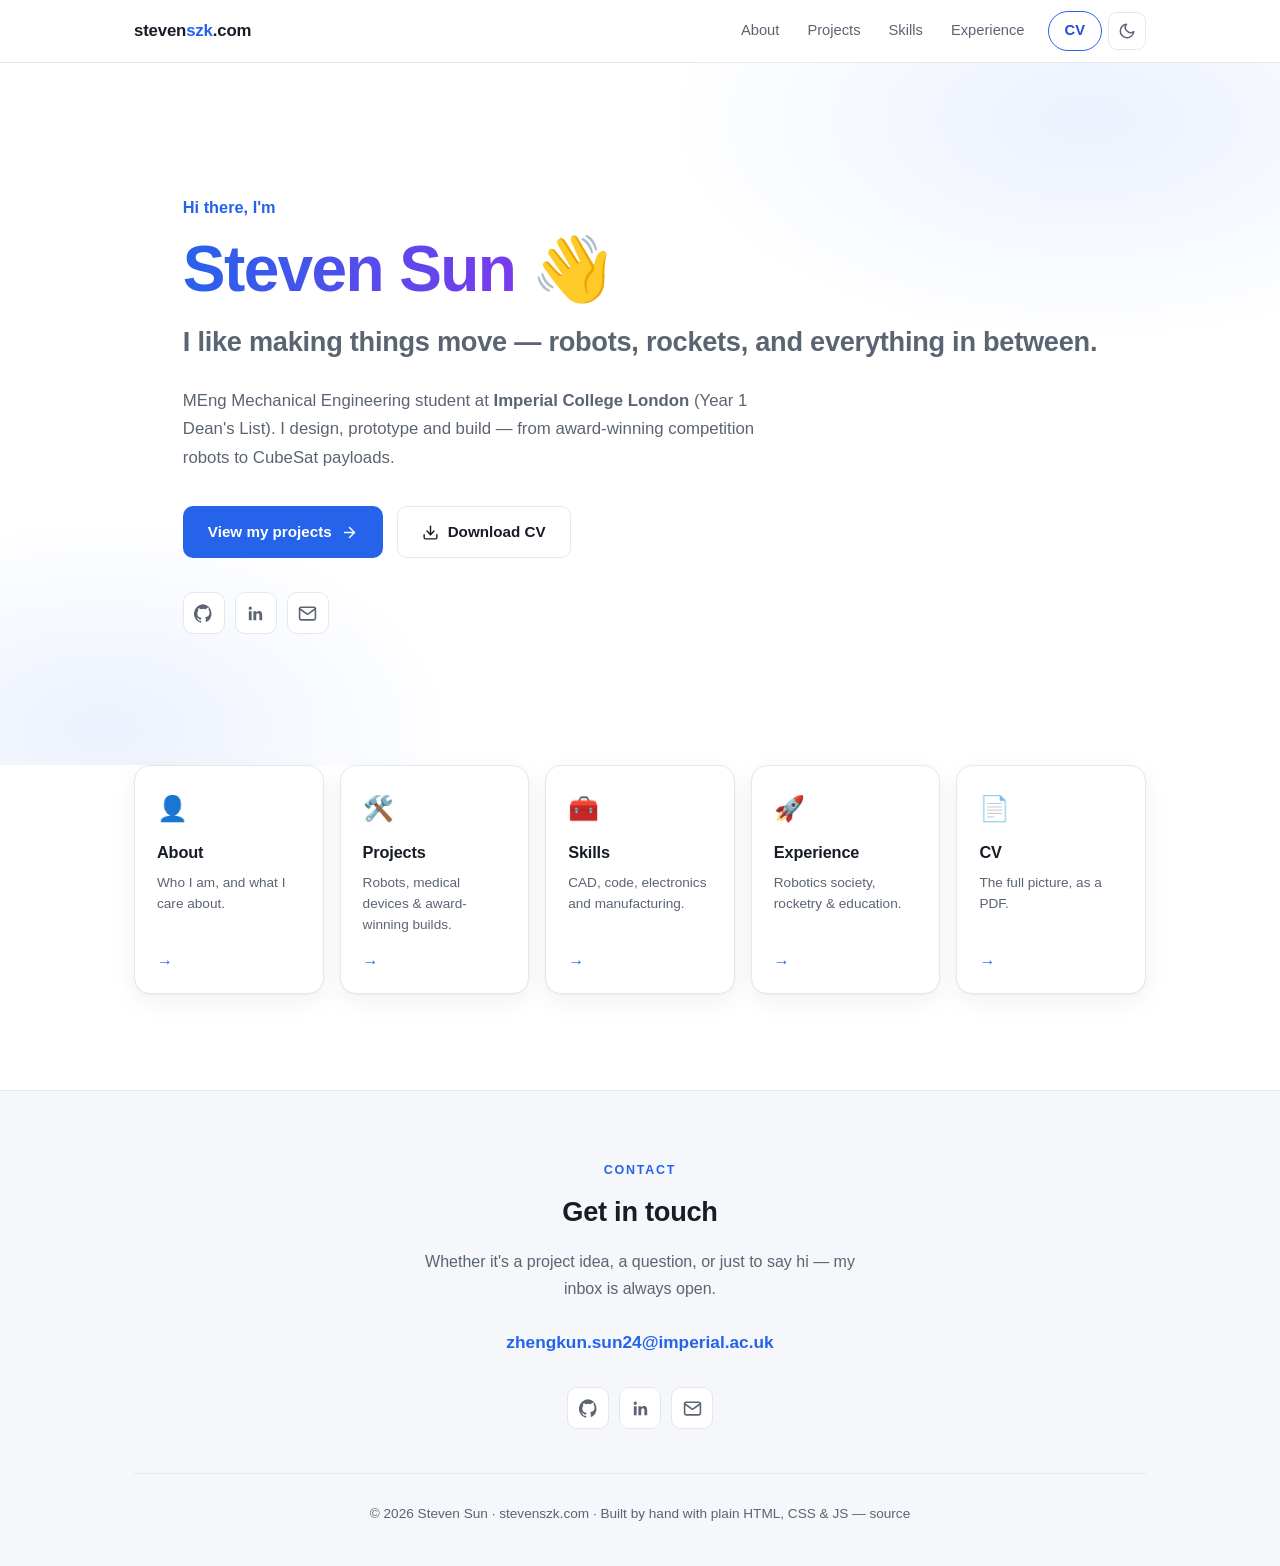
<file: index.html>
<!DOCTYPE html>
<!--
  ═══════════════════════════════════════════════════════════════════
  stevenszk.com — 首页（多页面站点）
  ═══════════════════════════════════════════════════════════════════
  页面：index.html / about.html / projects.html / skills.html /
        experience.html / cv.html
  共享样式：assets/style.css   共享脚本：assets/main.js
  还可以改进的地方（搜索【改这里】）：
    1. about.html  — 想放真人照片就把 div.avatar 换成 <img>
    2. projects.html — 各项目如有 GitHub 仓库 / 演示视频，补上链接
    3. cv.pdf — 简历更新后替换根目录的 cv.pdf 即可
  ═══════════════════════════════════════════════════════════════════
-->
<html lang="en">
<head>
  <meta charset="UTF-8">
  <meta name="viewport" content="width=device-width, initial-scale=1.0">
  <title>Steven Sun — Mechanical Engineering Student at Imperial College London</title>
  <meta name="description" content="Personal website of Zhengkun (Steven) Sun — MEng Mechanical Engineering student at Imperial College London. Robotics, rocketry, design & manufacturing projects, skills, experience and CV.">
  <meta property="og:title" content="Steven Sun — Personal Website">
  <meta property="og:description" content="MEng Mechanical Engineering student at Imperial College London. Robotics, rocketry, and design & manufacturing projects.">
  <meta property="og:type" content="website">
  <meta property="og:url" content="https://stevenszk.com">
  <link rel="icon" href="data:image/svg+xml,%3Csvg xmlns='http://www.w3.org/2000/svg' viewBox='0 0 64 64'%3E%3Crect width='64' height='64' rx='14' fill='%232563eb'/%3E%3Ctext x='32' y='43' font-family='Segoe UI,Arial' font-size='34' font-weight='700' fill='white' text-anchor='middle'%3ES%3C/text%3E%3C/svg%3E">
  <script>
    (function () {
      document.documentElement.classList.add('js');
      var t = localStorage.getItem('theme');
      if (!t) t = window.matchMedia('(prefers-color-scheme: dark)').matches ? 'dark' : 'light';
      document.documentElement.setAttribute('data-theme', t);
    })();
  </script>
  <link rel="stylesheet" href="assets/style.css">
</head>
<body>

  <a class="skip-link" href="#main">Skip to content</a>

  <nav>
    <div class="container nav-inner">
      <a class="logo" href="index.html">steven<span>szk</span>.com</a>
      <div class="nav-right">
        <div class="nav-links" id="navLinks">
          <a href="about.html">About</a>
          <a href="projects.html">Projects</a>
          <a href="skills.html">Skills</a>
          <a href="experience.html">Experience</a>
          <a class="cv-link" href="cv.html">CV</a>
        </div>
        <button class="icon-btn" id="themeToggle" aria-label="Toggle dark / light theme">
          <svg class="moon" viewBox="0 0 24 24" fill="none" stroke="currentColor" stroke-width="2" stroke-linecap="round" stroke-linejoin="round"><path d="M21 12.79A9 9 0 1 1 11.21 3 7 7 0 0 0 21 12.79z"/></svg>
          <svg class="sun" viewBox="0 0 24 24" fill="none" stroke="currentColor" stroke-width="2" stroke-linecap="round" stroke-linejoin="round"><circle cx="12" cy="12" r="5"/><line x1="12" y1="1" x2="12" y2="3"/><line x1="12" y1="21" x2="12" y2="23"/><line x1="4.22" y1="4.22" x2="5.64" y2="5.64"/><line x1="18.36" y1="18.36" x2="19.78" y2="19.78"/><line x1="1" y1="12" x2="3" y2="12"/><line x1="21" y1="12" x2="23" y2="12"/><line x1="4.22" y1="19.78" x2="5.64" y2="18.36"/><line x1="18.36" y1="5.64" x2="19.78" y2="4.22"/></svg>
        </button>
        <button class="icon-btn menu-btn" id="menuBtn" aria-label="Open menu" aria-expanded="false">
          <svg viewBox="0 0 24 24" fill="none" stroke="currentColor" stroke-width="2" stroke-linecap="round"><line x1="3" y1="6" x2="21" y2="6"/><line x1="3" y1="12" x2="21" y2="12"/><line x1="3" y1="18" x2="21" y2="18"/></svg>
        </button>
      </div>
    </div>
  </nav>

  <main id="main">

    <!-- ═══════════ Hero ═══════════ -->
    <header class="hero">
      <div class="container">
        <p class="kicker">Hi there, I'm</p>
        <h1><span class="grad">Steven Sun</span> 👋</h1>
        <p class="tagline">I like making things move — robots, rockets, and everything in between.</p>
        <p class="intro">
          MEng Mechanical Engineering student at <strong>Imperial College London</strong>
          (Year 1 Dean's List). I design, prototype and build — from award-winning competition
          robots to CubeSat payloads.
        </p>
        <div class="hero-cta">
          <a class="btn btn-primary" href="projects.html">
            View my projects
            <svg viewBox="0 0 24 24" fill="none" stroke="currentColor" stroke-width="2" stroke-linecap="round" stroke-linejoin="round"><line x1="5" y1="12" x2="19" y2="12"/><polyline points="12 5 19 12 12 19"/></svg>
          </a>
          <a class="btn btn-ghost" href="cv.pdf" download="Steven_Sun_CV.pdf">
            <svg viewBox="0 0 24 24" fill="none" stroke="currentColor" stroke-width="2" stroke-linecap="round" stroke-linejoin="round"><path d="M21 15v4a2 2 0 0 1-2 2H5a2 2 0 0 1-2-2v-4"/><polyline points="7 10 12 15 17 10"/><line x1="12" y1="15" x2="12" y2="3"/></svg>
            Download CV
          </a>
        </div>
        <div class="social-row">
          <a href="https://github.com/steven-szk" target="_blank" rel="noopener" aria-label="GitHub">
            <svg viewBox="0 0 24 24" fill="currentColor"><path d="M12 .3a12 12 0 0 0-3.8 23.4c.6.1.8-.3.8-.6v-2c-3.3.7-4-1.6-4-1.6-.6-1.4-1.4-1.8-1.4-1.8-1-.7.1-.7.1-.7 1.2.1 1.8 1.2 1.8 1.2 1 1.8 2.8 1.3 3.5 1 .1-.8.4-1.3.7-1.6-2.7-.3-5.5-1.3-5.5-5.9 0-1.3.5-2.4 1.2-3.2 0-.4-.5-1.6.2-3.2 0 0 1-.3 3.3 1.2a11.5 11.5 0 0 1 6 0C17.3 4 18.3 4.3 18.3 4.3c.7 1.6.2 2.8.1 3.2.8.8 1.2 1.9 1.2 3.2 0 4.6-2.8 5.6-5.5 5.9.4.4.8 1.1.8 2.2v3.3c0 .3.2.7.8.6A12 12 0 0 0 12 .3"/></svg>
          </a>
          <a href="https://www.linkedin.com/in/zhengkun-sun-044681336" target="_blank" rel="noopener" aria-label="LinkedIn">
            <svg viewBox="0 0 24 24" fill="currentColor"><path d="M20.45 20.45h-3.55v-5.57c0-1.33-.03-3.04-1.85-3.04-1.86 0-2.14 1.45-2.14 2.94v5.67H9.35V9h3.41v1.56h.05c.47-.9 1.63-1.85 3.36-1.85 3.6 0 4.27 2.37 4.27 5.46v6.28zM5.34 7.43a2.06 2.06 0 1 1 0-4.12 2.06 2.06 0 0 1 0 4.12zM7.12 20.45H3.56V9h3.56v11.45z"/></svg>
          </a>
          <a href="mailto:zhengkun.sun24@imperial.ac.uk" aria-label="Email">
            <svg viewBox="0 0 24 24" fill="none" stroke="currentColor" stroke-width="2" stroke-linecap="round" stroke-linejoin="round"><path d="M4 4h16c1.1 0 2 .9 2 2v12c0 1.1-.9 2-2 2H4c-1.1 0-2-.9-2-2V6c0-1.1.9-2 2-2z"/><polyline points="22,6 12,13 2,6"/></svg>
          </a>
        </div>
      </div>
    </header>

    <!-- ═══════════ 快捷入口 ═══════════ -->
    <section class="quick" aria-label="Explore this site">
      <div class="container">
        <div class="quick-grid">
          <a class="quick-card reveal" href="about.html">
            <span class="q-emoji" aria-hidden="true">👤</span>
            <h2>About</h2>
            <p>Who I am, and what I care about.</p>
            <span class="q-arrow" aria-hidden="true">→</span>
          </a>
          <a class="quick-card reveal" href="projects.html">
            <span class="q-emoji" aria-hidden="true">🛠️</span>
            <h2>Projects</h2>
            <p>Robots, medical devices &amp; award-winning builds.</p>
            <span class="q-arrow" aria-hidden="true">→</span>
          </a>
          <a class="quick-card reveal" href="skills.html">
            <span class="q-emoji" aria-hidden="true">🧰</span>
            <h2>Skills</h2>
            <p>CAD, code, electronics and manufacturing.</p>
            <span class="q-arrow" aria-hidden="true">→</span>
          </a>
          <a class="quick-card reveal" href="experience.html">
            <span class="q-emoji" aria-hidden="true">🚀</span>
            <h2>Experience</h2>
            <p>Robotics society, rocketry &amp; education.</p>
            <span class="q-arrow" aria-hidden="true">→</span>
          </a>
          <a class="quick-card reveal" href="cv.html">
            <span class="q-emoji" aria-hidden="true">📄</span>
            <h2>CV</h2>
            <p>The full picture, as a PDF.</p>
            <span class="q-arrow" aria-hidden="true">→</span>
          </a>
        </div>
      </div>
    </section>

  </main>

  <!-- ═══════════ Footer / Contact ═══════════ -->
  <footer id="contact">
    <div class="container">
      <span class="kicker">Contact</span>
      <h2>Get in touch</h2>
      <p class="contact-note">
        Whether it's a project idea, a question, or just to say hi — my inbox is always open.
      </p>
      <a class="email-link" href="mailto:zhengkun.sun24@imperial.ac.uk">zhengkun.sun24@imperial.ac.uk</a>
      <div class="social-row">
        <a href="https://github.com/steven-szk" target="_blank" rel="noopener" aria-label="GitHub">
          <svg viewBox="0 0 24 24" fill="currentColor"><path d="M12 .3a12 12 0 0 0-3.8 23.4c.6.1.8-.3.8-.6v-2c-3.3.7-4-1.6-4-1.6-.6-1.4-1.4-1.8-1.4-1.8-1-.7.1-.7.1-.7 1.2.1 1.8 1.2 1.8 1.2 1 1.8 2.8 1.3 3.5 1 .1-.8.4-1.3.7-1.6-2.7-.3-5.5-1.3-5.5-5.9 0-1.3.5-2.4 1.2-3.2 0-.4-.5-1.6.2-3.2 0 0 1-.3 3.3 1.2a11.5 11.5 0 0 1 6 0C17.3 4 18.3 4.3 18.3 4.3c.7 1.6.2 2.8.1 3.2.8.8 1.2 1.9 1.2 3.2 0 4.6-2.8 5.6-5.5 5.9.4.4.8 1.1.8 2.2v3.3c0 .3.2.7.8.6A12 12 0 0 0 12 .3"/></svg>
        </a>
        <a href="https://www.linkedin.com/in/zhengkun-sun-044681336" target="_blank" rel="noopener" aria-label="LinkedIn">
          <svg viewBox="0 0 24 24" fill="currentColor"><path d="M20.45 20.45h-3.55v-5.57c0-1.33-.03-3.04-1.85-3.04-1.86 0-2.14 1.45-2.14 2.94v5.67H9.35V9h3.41v1.56h.05c.47-.9 1.63-1.85 3.36-1.85 3.6 0 4.27 2.37 4.27 5.46v6.28zM5.34 7.43a2.06 2.06 0 1 1 0-4.12 2.06 2.06 0 0 1 0 4.12zM7.12 20.45H3.56V9h3.56v11.45z"/></svg>
        </a>
        <a href="mailto:zhengkun.sun24@imperial.ac.uk" aria-label="Email">
          <svg viewBox="0 0 24 24" fill="none" stroke="currentColor" stroke-width="2" stroke-linecap="round" stroke-linejoin="round"><path d="M4 4h16c1.1 0 2 .9 2 2v12c0 1.1-.9 2-2 2H4c-1.1 0-2-.9-2-2V6c0-1.1.9-2 2-2z"/><polyline points="22,6 12,13 2,6"/></svg>
        </a>
      </div>
      <p class="copyright">
        © <span id="year">2026</span> Steven Sun · <a href="https://stevenszk.com">stevenszk.com</a> ·
        Built by hand with plain HTML, CSS &amp; JS — <a href="https://github.com/steven-szk/My-WebPage" target="_blank" rel="noopener">source</a>
      </p>
    </div>
  </footer>

  <script src="assets/main.js"></script>
</body>
</html>
</file>
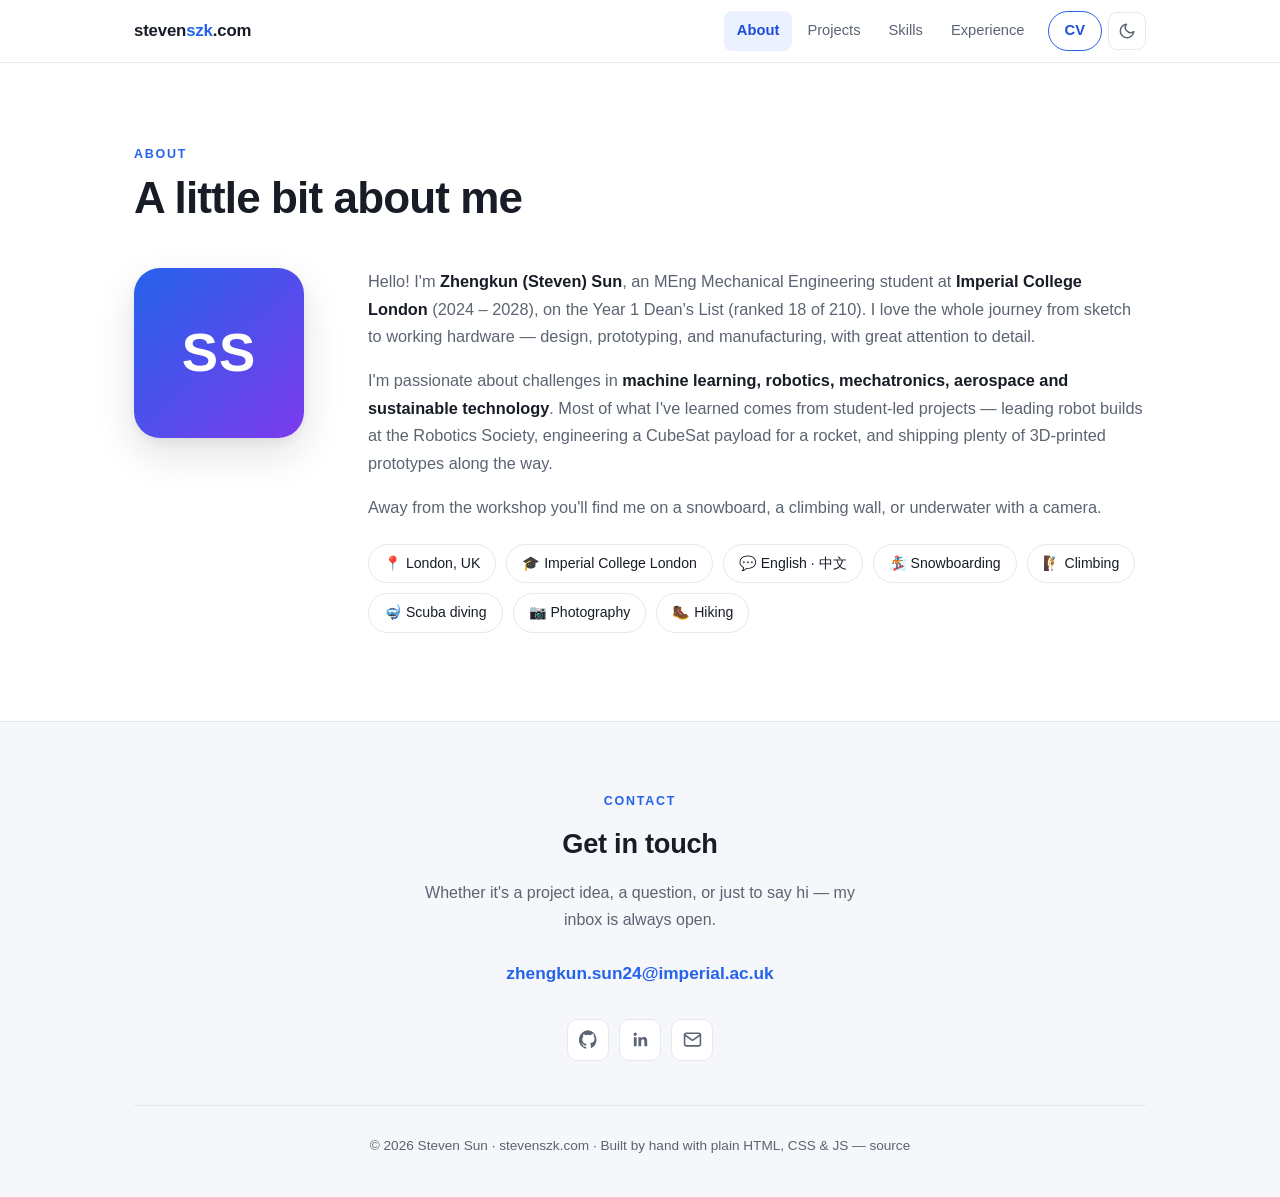
<file: about.html>
<!DOCTYPE html>
<!-- stevenszk.com — About 页 · 共享样式/脚本见 assets/ · 首页 index.html 顶部有维护说明 -->
<html lang="en">
<head>
  <meta charset="UTF-8">
  <meta name="viewport" content="width=device-width, initial-scale=1.0">
  <title>About — Steven Sun</title>
  <meta name="description" content="About Zhengkun (Steven) Sun — MEng Mechanical Engineering student at Imperial College London, Year 1 Dean's List.">
  <link rel="icon" href="data:image/svg+xml,%3Csvg xmlns='http://www.w3.org/2000/svg' viewBox='0 0 64 64'%3E%3Crect width='64' height='64' rx='14' fill='%232563eb'/%3E%3Ctext x='32' y='43' font-family='Segoe UI,Arial' font-size='34' font-weight='700' fill='white' text-anchor='middle'%3ES%3C/text%3E%3C/svg%3E">
  <script>
    (function () {
      document.documentElement.classList.add('js');
      var t = localStorage.getItem('theme');
      if (!t) t = window.matchMedia('(prefers-color-scheme: dark)').matches ? 'dark' : 'light';
      document.documentElement.setAttribute('data-theme', t);
    })();
  </script>
  <link rel="stylesheet" href="assets/style.css">
</head>
<body>

  <a class="skip-link" href="#main">Skip to content</a>

  <nav>
    <div class="container nav-inner">
      <a class="logo" href="index.html">steven<span>szk</span>.com</a>
      <div class="nav-right">
        <div class="nav-links" id="navLinks">
          <a href="about.html" class="active">About</a>
          <a href="projects.html">Projects</a>
          <a href="skills.html">Skills</a>
          <a href="experience.html">Experience</a>
          <a class="cv-link" href="cv.html">CV</a>
        </div>
        <button class="icon-btn" id="themeToggle" aria-label="Toggle dark / light theme">
          <svg class="moon" viewBox="0 0 24 24" fill="none" stroke="currentColor" stroke-width="2" stroke-linecap="round" stroke-linejoin="round"><path d="M21 12.79A9 9 0 1 1 11.21 3 7 7 0 0 0 21 12.79z"/></svg>
          <svg class="sun" viewBox="0 0 24 24" fill="none" stroke="currentColor" stroke-width="2" stroke-linecap="round" stroke-linejoin="round"><circle cx="12" cy="12" r="5"/><line x1="12" y1="1" x2="12" y2="3"/><line x1="12" y1="21" x2="12" y2="23"/><line x1="4.22" y1="4.22" x2="5.64" y2="5.64"/><line x1="18.36" y1="18.36" x2="19.78" y2="19.78"/><line x1="1" y1="12" x2="3" y2="12"/><line x1="21" y1="12" x2="23" y2="12"/><line x1="4.22" y1="19.78" x2="5.64" y2="18.36"/><line x1="18.36" y1="5.64" x2="19.78" y2="4.22"/></svg>
        </button>
        <button class="icon-btn menu-btn" id="menuBtn" aria-label="Open menu" aria-expanded="false">
          <svg viewBox="0 0 24 24" fill="none" stroke="currentColor" stroke-width="2" stroke-linecap="round"><line x1="3" y1="6" x2="21" y2="6"/><line x1="3" y1="12" x2="21" y2="12"/><line x1="3" y1="18" x2="21" y2="18"/></svg>
        </button>
      </div>
    </div>
  </nav>

  <main id="main">
    <section>
      <div class="container">
        <div class="section-head reveal">
          <span class="kicker">About</span>
          <h1>A little bit about me</h1>
        </div>
        <div class="about-grid reveal">
          <div class="avatar-wrap">
            <!-- 【改这里】想放真人照片就把这个 div 换成 <img class="avatar-img" src="me.jpg" alt="Steven Sun"> -->
            <div class="avatar">SS</div>
          </div>
          <div class="about-text">
            <p>
              Hello! I'm <strong>Zhengkun (Steven) Sun</strong>, an MEng Mechanical Engineering student at
              <strong>Imperial College London</strong> (2024 – 2028), on the Year 1 Dean's List
              (ranked 18 of 210). I love the whole journey from sketch to working hardware —
              design, prototyping, and manufacturing, with great attention to detail.
            </p>
            <p>
              I'm passionate about challenges in <strong>machine learning, robotics, mechatronics,
              aerospace and sustainable technology</strong>. Most of what I've learned comes from
              student-led projects — leading robot builds at the Robotics Society, engineering a
              CubeSat payload for a rocket, and shipping plenty of 3D-printed prototypes along the way.
            </p>
            <p>
              Away from the workshop you'll find me on a snowboard, a climbing wall, or underwater
              with a camera.
            </p>
            <div class="facts">
              <span class="fact">📍 London, UK</span>
              <span class="fact">🎓 Imperial College London</span>
              <span class="fact">💬 English · 中文</span>
              <span class="fact">🏂 Snowboarding</span>
              <span class="fact">🧗 Climbing</span>
              <span class="fact">🤿 Scuba diving</span>
              <span class="fact">📷 Photography</span>
              <span class="fact">🥾 Hiking</span>
            </div>
          </div>
        </div>
      </div>
    </section>
  </main>

  <footer id="contact">
    <div class="container">
      <span class="kicker">Contact</span>
      <h2>Get in touch</h2>
      <p class="contact-note">
        Whether it's a project idea, a question, or just to say hi — my inbox is always open.
      </p>
      <a class="email-link" href="mailto:zhengkun.sun24@imperial.ac.uk">zhengkun.sun24@imperial.ac.uk</a>
      <div class="social-row">
        <a href="https://github.com/steven-szk" target="_blank" rel="noopener" aria-label="GitHub">
          <svg viewBox="0 0 24 24" fill="currentColor"><path d="M12 .3a12 12 0 0 0-3.8 23.4c.6.1.8-.3.8-.6v-2c-3.3.7-4-1.6-4-1.6-.6-1.4-1.4-1.8-1.4-1.8-1-.7.1-.7.1-.7 1.2.1 1.8 1.2 1.8 1.2 1 1.8 2.8 1.3 3.5 1 .1-.8.4-1.3.7-1.6-2.7-.3-5.5-1.3-5.5-5.9 0-1.3.5-2.4 1.2-3.2 0-.4-.5-1.6.2-3.2 0 0 1-.3 3.3 1.2a11.5 11.5 0 0 1 6 0C17.3 4 18.3 4.3 18.3 4.3c.7 1.6.2 2.8.1 3.2.8.8 1.2 1.9 1.2 3.2 0 4.6-2.8 5.6-5.5 5.9.4.4.8 1.1.8 2.2v3.3c0 .3.2.7.8.6A12 12 0 0 0 12 .3"/></svg>
        </a>
        <a href="https://www.linkedin.com/in/zhengkun-sun-044681336" target="_blank" rel="noopener" aria-label="LinkedIn">
          <svg viewBox="0 0 24 24" fill="currentColor"><path d="M20.45 20.45h-3.55v-5.57c0-1.33-.03-3.04-1.85-3.04-1.86 0-2.14 1.45-2.14 2.94v5.67H9.35V9h3.41v1.56h.05c.47-.9 1.63-1.85 3.36-1.85 3.6 0 4.27 2.37 4.27 5.46v6.28zM5.34 7.43a2.06 2.06 0 1 1 0-4.12 2.06 2.06 0 0 1 0 4.12zM7.12 20.45H3.56V9h3.56v11.45z"/></svg>
        </a>
        <a href="mailto:zhengkun.sun24@imperial.ac.uk" aria-label="Email">
          <svg viewBox="0 0 24 24" fill="none" stroke="currentColor" stroke-width="2" stroke-linecap="round" stroke-linejoin="round"><path d="M4 4h16c1.1 0 2 .9 2 2v12c0 1.1-.9 2-2 2H4c-1.1 0-2-.9-2-2V6c0-1.1.9-2 2-2z"/><polyline points="22,6 12,13 2,6"/></svg>
        </a>
      </div>
      <p class="copyright">
        © <span id="year">2026</span> Steven Sun · <a href="https://stevenszk.com">stevenszk.com</a> ·
        Built by hand with plain HTML, CSS &amp; JS — <a href="https://github.com/steven-szk/My-WebPage" target="_blank" rel="noopener">source</a>
      </p>
    </div>
  </footer>

  <script src="assets/main.js"></script>
</body>
</html>
</file>
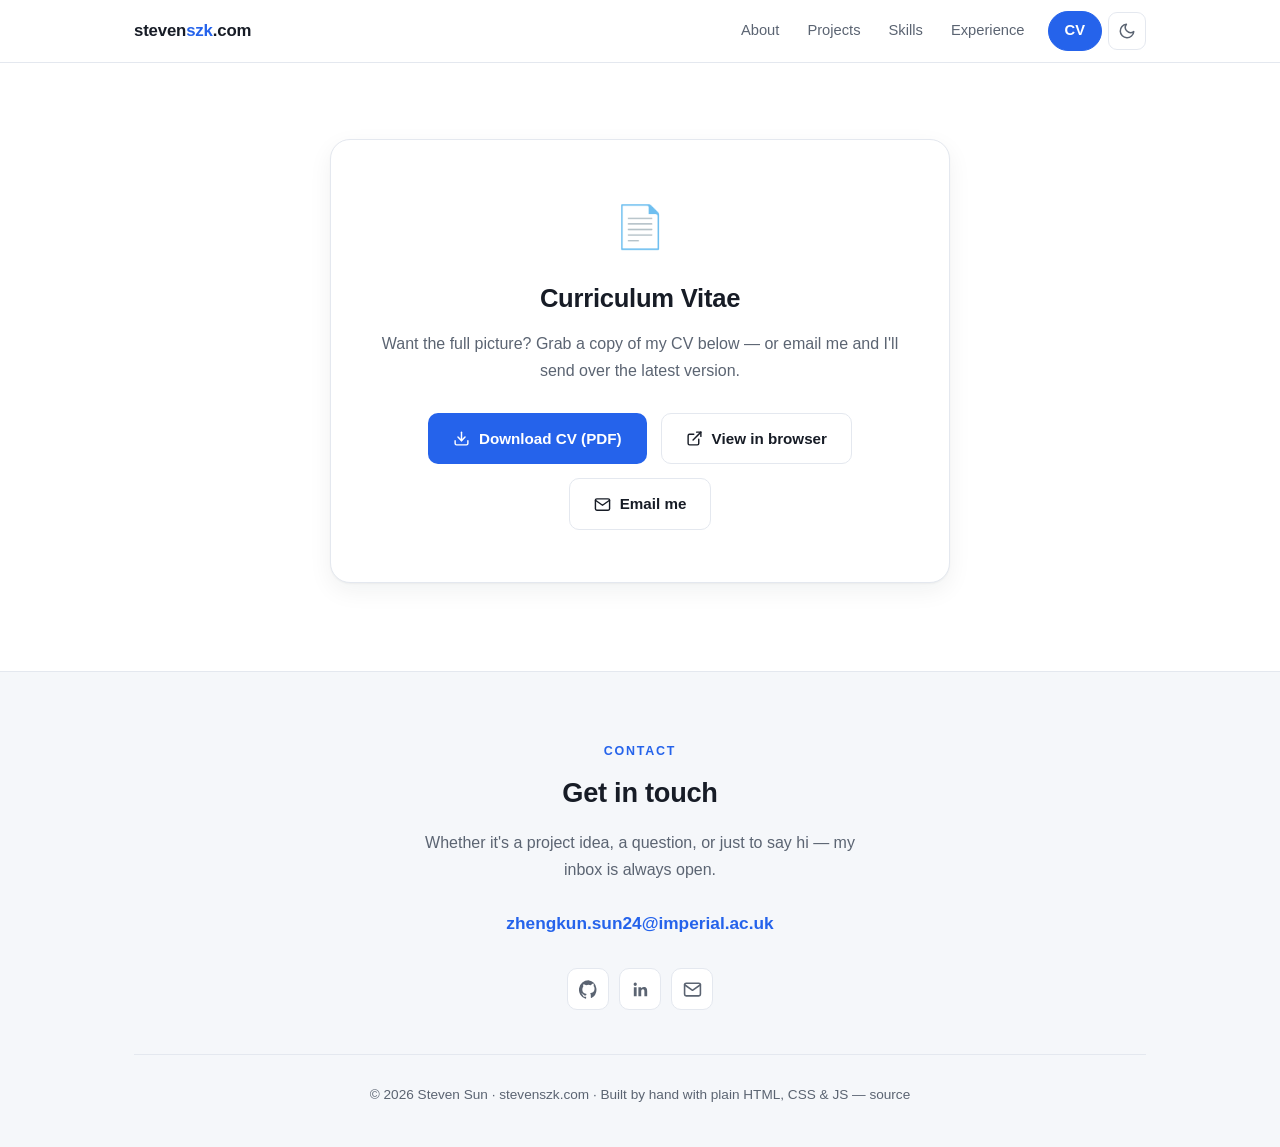
<file: cv.html>
<!DOCTYPE html>
<!-- stevenszk.com — CV 页 · 简历更新后替换根目录的 cv.pdf 即可 · 首页 index.html 顶部有维护说明 -->
<html lang="en">
<head>
  <meta charset="UTF-8">
  <meta name="viewport" content="width=device-width, initial-scale=1.0">
  <title>CV — Steven Sun</title>
  <meta name="description" content="Download the CV of Zhengkun (Steven) Sun — MEng Mechanical Engineering student at Imperial College London.">
  <link rel="icon" href="data:image/svg+xml,%3Csvg xmlns='http://www.w3.org/2000/svg' viewBox='0 0 64 64'%3E%3Crect width='64' height='64' rx='14' fill='%232563eb'/%3E%3Ctext x='32' y='43' font-family='Segoe UI,Arial' font-size='34' font-weight='700' fill='white' text-anchor='middle'%3ES%3C/text%3E%3C/svg%3E">
  <script>
    (function () {
      document.documentElement.classList.add('js');
      var t = localStorage.getItem('theme');
      if (!t) t = window.matchMedia('(prefers-color-scheme: dark)').matches ? 'dark' : 'light';
      document.documentElement.setAttribute('data-theme', t);
    })();
  </script>
  <link rel="stylesheet" href="assets/style.css">
</head>
<body>

  <a class="skip-link" href="#main">Skip to content</a>

  <nav>
    <div class="container nav-inner">
      <a class="logo" href="index.html">steven<span>szk</span>.com</a>
      <div class="nav-right">
        <div class="nav-links" id="navLinks">
          <a href="about.html">About</a>
          <a href="projects.html">Projects</a>
          <a href="skills.html">Skills</a>
          <a href="experience.html">Experience</a>
          <a class="cv-link active" href="cv.html">CV</a>
        </div>
        <button class="icon-btn" id="themeToggle" aria-label="Toggle dark / light theme">
          <svg class="moon" viewBox="0 0 24 24" fill="none" stroke="currentColor" stroke-width="2" stroke-linecap="round" stroke-linejoin="round"><path d="M21 12.79A9 9 0 1 1 11.21 3 7 7 0 0 0 21 12.79z"/></svg>
          <svg class="sun" viewBox="0 0 24 24" fill="none" stroke="currentColor" stroke-width="2" stroke-linecap="round" stroke-linejoin="round"><circle cx="12" cy="12" r="5"/><line x1="12" y1="1" x2="12" y2="3"/><line x1="12" y1="21" x2="12" y2="23"/><line x1="4.22" y1="4.22" x2="5.64" y2="5.64"/><line x1="18.36" y1="18.36" x2="19.78" y2="19.78"/><line x1="1" y1="12" x2="3" y2="12"/><line x1="21" y1="12" x2="23" y2="12"/><line x1="4.22" y1="19.78" x2="5.64" y2="18.36"/><line x1="18.36" y1="5.64" x2="19.78" y2="4.22"/></svg>
        </button>
        <button class="icon-btn menu-btn" id="menuBtn" aria-label="Open menu" aria-expanded="false">
          <svg viewBox="0 0 24 24" fill="none" stroke="currentColor" stroke-width="2" stroke-linecap="round"><line x1="3" y1="6" x2="21" y2="6"/><line x1="3" y1="12" x2="21" y2="12"/><line x1="3" y1="18" x2="21" y2="18"/></svg>
        </button>
      </div>
    </div>
  </nav>

  <main id="main">
    <section>
      <div class="container">
        <div class="cv-box reveal">
          <div class="cv-emoji" aria-hidden="true">📄</div>
          <h2>Curriculum Vitae</h2>
          <p>
            Want the full picture? Grab a copy of my CV below — or email me and
            I'll send over the latest version.
          </p>
          <div class="cv-actions">
            <!-- 简历更新后：替换根目录的 cv.pdf 即可 -->
            <a class="btn btn-primary" href="cv.pdf" download="Steven_Sun_CV.pdf">
              <svg viewBox="0 0 24 24" fill="none" stroke="currentColor" stroke-width="2" stroke-linecap="round" stroke-linejoin="round"><path d="M21 15v4a2 2 0 0 1-2 2H5a2 2 0 0 1-2-2v-4"/><polyline points="7 10 12 15 17 10"/><line x1="12" y1="15" x2="12" y2="3"/></svg>
              Download CV (PDF)
            </a>
            <a class="btn btn-ghost" href="cv.pdf" target="_blank" rel="noopener">
              <svg viewBox="0 0 24 24" fill="none" stroke="currentColor" stroke-width="2" stroke-linecap="round" stroke-linejoin="round"><path d="M18 13v6a2 2 0 0 1-2 2H5a2 2 0 0 1-2-2V8a2 2 0 0 1 2-2h6"/><polyline points="15 3 21 3 21 9"/><line x1="10" y1="14" x2="21" y2="3"/></svg>
              View in browser
            </a>
            <a class="btn btn-ghost" href="mailto:zhengkun.sun24@imperial.ac.uk">
              <svg viewBox="0 0 24 24" fill="none" stroke="currentColor" stroke-width="2" stroke-linecap="round" stroke-linejoin="round"><path d="M4 4h16c1.1 0 2 .9 2 2v12c0 1.1-.9 2-2 2H4c-1.1 0-2-.9-2-2V6c0-1.1.9-2 2-2z"/><polyline points="22,6 12,13 2,6"/></svg>
              Email me
            </a>
          </div>
        </div>
      </div>
    </section>
  </main>

  <footer id="contact">
    <div class="container">
      <span class="kicker">Contact</span>
      <h2>Get in touch</h2>
      <p class="contact-note">
        Whether it's a project idea, a question, or just to say hi — my inbox is always open.
      </p>
      <a class="email-link" href="mailto:zhengkun.sun24@imperial.ac.uk">zhengkun.sun24@imperial.ac.uk</a>
      <div class="social-row">
        <a href="https://github.com/steven-szk" target="_blank" rel="noopener" aria-label="GitHub">
          <svg viewBox="0 0 24 24" fill="currentColor"><path d="M12 .3a12 12 0 0 0-3.8 23.4c.6.1.8-.3.8-.6v-2c-3.3.7-4-1.6-4-1.6-.6-1.4-1.4-1.8-1.4-1.8-1-.7.1-.7.1-.7 1.2.1 1.8 1.2 1.8 1.2 1 1.8 2.8 1.3 3.5 1 .1-.8.4-1.3.7-1.6-2.7-.3-5.5-1.3-5.5-5.9 0-1.3.5-2.4 1.2-3.2 0-.4-.5-1.6.2-3.2 0 0 1-.3 3.3 1.2a11.5 11.5 0 0 1 6 0C17.3 4 18.3 4.3 18.3 4.3c.7 1.6.2 2.8.1 3.2.8.8 1.2 1.9 1.2 3.2 0 4.6-2.8 5.6-5.5 5.9.4.4.8 1.1.8 2.2v3.3c0 .3.2.7.8.6A12 12 0 0 0 12 .3"/></svg>
        </a>
        <a href="https://www.linkedin.com/in/zhengkun-sun-044681336" target="_blank" rel="noopener" aria-label="LinkedIn">
          <svg viewBox="0 0 24 24" fill="currentColor"><path d="M20.45 20.45h-3.55v-5.57c0-1.33-.03-3.04-1.85-3.04-1.86 0-2.14 1.45-2.14 2.94v5.67H9.35V9h3.41v1.56h.05c.47-.9 1.63-1.85 3.36-1.85 3.6 0 4.27 2.37 4.27 5.46v6.28zM5.34 7.43a2.06 2.06 0 1 1 0-4.12 2.06 2.06 0 0 1 0 4.12zM7.12 20.45H3.56V9h3.56v11.45z"/></svg>
        </a>
        <a href="mailto:zhengkun.sun24@imperial.ac.uk" aria-label="Email">
          <svg viewBox="0 0 24 24" fill="none" stroke="currentColor" stroke-width="2" stroke-linecap="round" stroke-linejoin="round"><path d="M4 4h16c1.1 0 2 .9 2 2v12c0 1.1-.9 2-2 2H4c-1.1 0-2-.9-2-2V6c0-1.1.9-2 2-2z"/><polyline points="22,6 12,13 2,6"/></svg>
        </a>
      </div>
      <p class="copyright">
        © <span id="year">2026</span> Steven Sun · <a href="https://stevenszk.com">stevenszk.com</a> ·
        Built by hand with plain HTML, CSS &amp; JS — <a href="https://github.com/steven-szk/My-WebPage" target="_blank" rel="noopener">source</a>
      </p>
    </div>
  </footer>

  <script src="assets/main.js"></script>
</body>
</html>
</file>
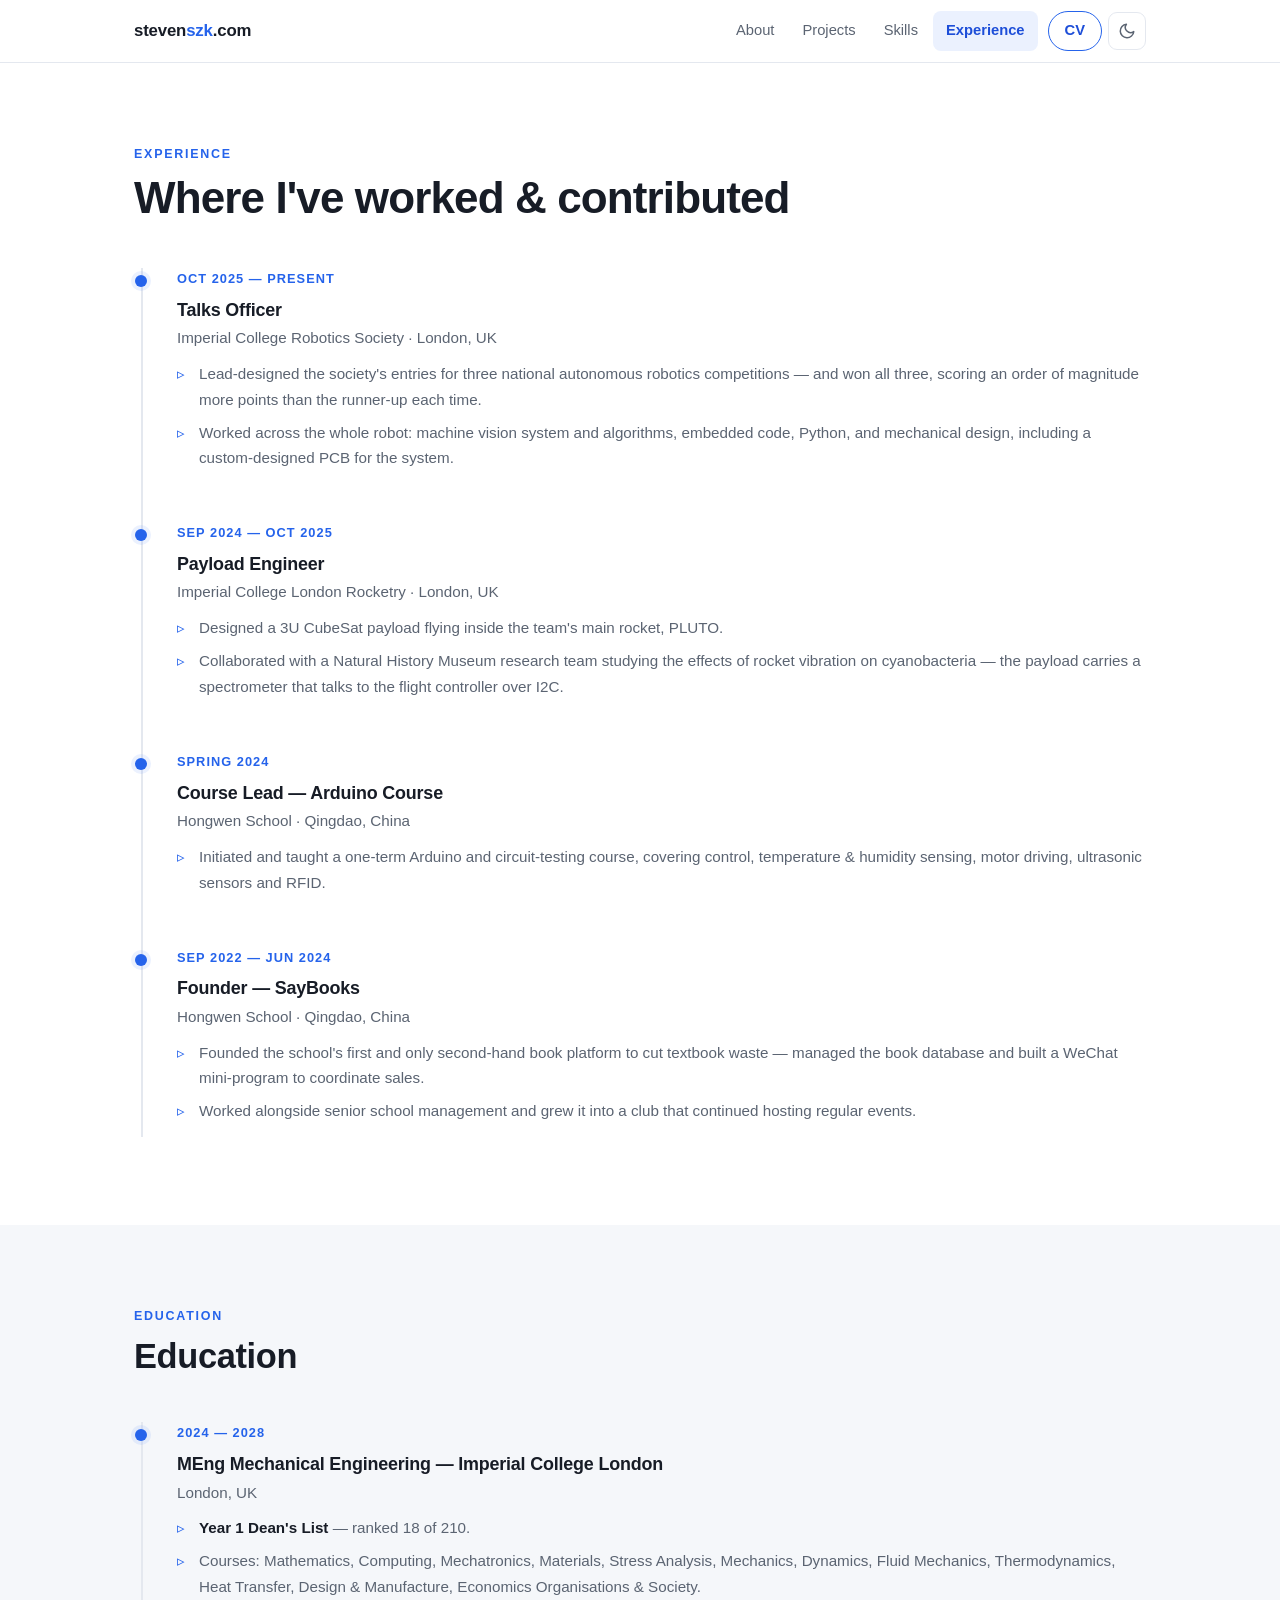
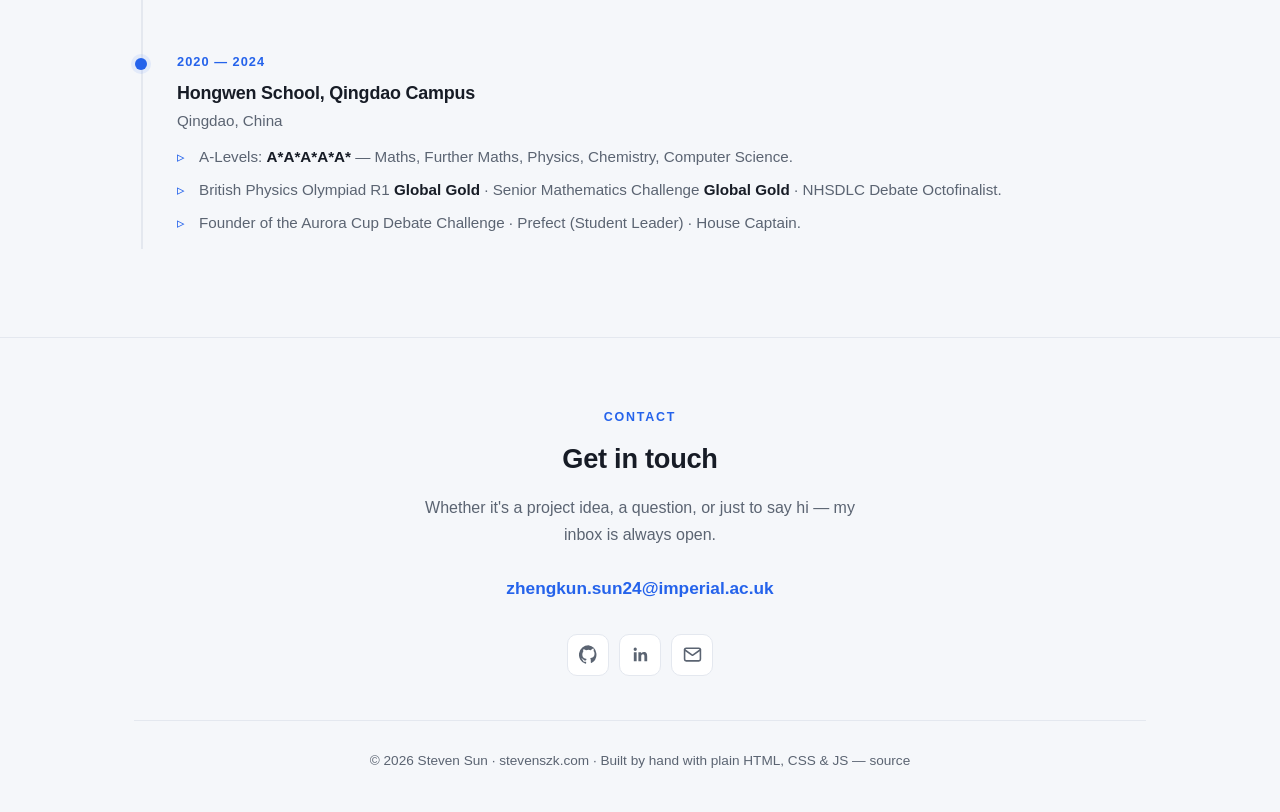
<file: experience.html>
<!DOCTYPE html>
<!-- stevenszk.com — Experience 页（含 Education）· 共享样式/脚本见 assets/ · 首页 index.html 顶部有维护说明 -->
<html lang="en">
<head>
  <meta charset="UTF-8">
  <meta name="viewport" content="width=device-width, initial-scale=1.0">
  <title>Experience — Steven Sun</title>
  <meta name="description" content="Experience and education of Steven Sun — Imperial College Robotics Society, Imperial College London Rocketry, and MEng Mechanical Engineering at Imperial College London.">
  <link rel="icon" href="data:image/svg+xml,%3Csvg xmlns='http://www.w3.org/2000/svg' viewBox='0 0 64 64'%3E%3Crect width='64' height='64' rx='14' fill='%232563eb'/%3E%3Ctext x='32' y='43' font-family='Segoe UI,Arial' font-size='34' font-weight='700' fill='white' text-anchor='middle'%3ES%3C/text%3E%3C/svg%3E">
  <script>
    (function () {
      document.documentElement.classList.add('js');
      var t = localStorage.getItem('theme');
      if (!t) t = window.matchMedia('(prefers-color-scheme: dark)').matches ? 'dark' : 'light';
      document.documentElement.setAttribute('data-theme', t);
    })();
  </script>
  <link rel="stylesheet" href="assets/style.css">
</head>
<body>

  <a class="skip-link" href="#main">Skip to content</a>

  <nav>
    <div class="container nav-inner">
      <a class="logo" href="index.html">steven<span>szk</span>.com</a>
      <div class="nav-right">
        <div class="nav-links" id="navLinks">
          <a href="about.html">About</a>
          <a href="projects.html">Projects</a>
          <a href="skills.html">Skills</a>
          <a href="experience.html" class="active">Experience</a>
          <a class="cv-link" href="cv.html">CV</a>
        </div>
        <button class="icon-btn" id="themeToggle" aria-label="Toggle dark / light theme">
          <svg class="moon" viewBox="0 0 24 24" fill="none" stroke="currentColor" stroke-width="2" stroke-linecap="round" stroke-linejoin="round"><path d="M21 12.79A9 9 0 1 1 11.21 3 7 7 0 0 0 21 12.79z"/></svg>
          <svg class="sun" viewBox="0 0 24 24" fill="none" stroke="currentColor" stroke-width="2" stroke-linecap="round" stroke-linejoin="round"><circle cx="12" cy="12" r="5"/><line x1="12" y1="1" x2="12" y2="3"/><line x1="12" y1="21" x2="12" y2="23"/><line x1="4.22" y1="4.22" x2="5.64" y2="5.64"/><line x1="18.36" y1="18.36" x2="19.78" y2="19.78"/><line x1="1" y1="12" x2="3" y2="12"/><line x1="21" y1="12" x2="23" y2="12"/><line x1="4.22" y1="19.78" x2="5.64" y2="18.36"/><line x1="18.36" y1="5.64" x2="19.78" y2="4.22"/></svg>
        </button>
        <button class="icon-btn menu-btn" id="menuBtn" aria-label="Open menu" aria-expanded="false">
          <svg viewBox="0 0 24 24" fill="none" stroke="currentColor" stroke-width="2" stroke-linecap="round"><line x1="3" y1="6" x2="21" y2="6"/><line x1="3" y1="12" x2="21" y2="12"/><line x1="3" y1="18" x2="21" y2="18"/></svg>
        </button>
      </div>
    </div>
  </nav>

  <main id="main">

    <section>
      <div class="container">
        <div class="section-head reveal">
          <span class="kicker">Experience</span>
          <h1>Where I've worked &amp; contributed</h1>
        </div>
        <div class="timeline">

          <div class="t-item reveal">
            <p class="t-date">Oct 2025 — Present</p>
            <h3>Talks Officer</h3>
            <p class="t-org">Imperial College Robotics Society · London, UK</p>
            <ul>
              <li>Lead-designed the society's entries for three national autonomous robotics competitions — and won all three, scoring an order of magnitude more points than the runner-up each time.</li>
              <li>Worked across the whole robot: machine vision system and algorithms, embedded code, Python, and mechanical design, including a custom-designed PCB for the system.</li>
            </ul>
          </div>

          <div class="t-item reveal">
            <p class="t-date">Sep 2024 — Oct 2025</p>
            <h3>Payload Engineer</h3>
            <p class="t-org">Imperial College London Rocketry · London, UK</p>
            <ul>
              <li>Designed a 3U CubeSat payload flying inside the team's main rocket, PLUTO.</li>
              <li>Collaborated with a Natural History Museum research team studying the effects of rocket vibration on cyanobacteria — the payload carries a spectrometer that talks to the flight controller over I2C.</li>
            </ul>
          </div>

          <div class="t-item reveal">
            <p class="t-date">Spring 2024</p>
            <h3>Course Lead — Arduino Course</h3>
            <p class="t-org">Hongwen School · Qingdao, China</p>
            <ul>
              <li>Initiated and taught a one-term Arduino and circuit-testing course, covering control, temperature &amp; humidity sensing, motor driving, ultrasonic sensors and RFID.</li>
            </ul>
          </div>

          <div class="t-item reveal">
            <p class="t-date">Sep 2022 — Jun 2024</p>
            <h3>Founder — SayBooks</h3>
            <p class="t-org">Hongwen School · Qingdao, China</p>
            <ul>
              <li>Founded the school's first and only second-hand book platform to cut textbook waste — managed the book database and built a WeChat mini-program to coordinate sales.</li>
              <li>Worked alongside senior school management and grew it into a club that continued hosting regular events.</li>
            </ul>
          </div>

        </div>
      </div>
    </section>

    <section id="education" class="section-alt">
      <div class="container">
        <div class="section-head reveal">
          <span class="kicker">Education</span>
          <h2>Education</h2>
        </div>
        <div class="timeline">

          <div class="t-item reveal">
            <p class="t-date">2024 — 2028</p>
            <h3>MEng Mechanical Engineering — Imperial College London</h3>
            <p class="t-org">London, UK</p>
            <ul>
              <li><strong>Year 1 Dean's List</strong> — ranked 18 of 210.</li>
              <li>Courses: Mathematics, Computing, Mechatronics, Materials, Stress Analysis, Mechanics, Dynamics, Fluid Mechanics, Thermodynamics, Heat Transfer, Design &amp; Manufacture, Economics Organisations &amp; Society.</li>
            </ul>
          </div>

          <div class="t-item reveal">
            <p class="t-date">2020 — 2024</p>
            <h3>Hongwen School, Qingdao Campus</h3>
            <p class="t-org">Qingdao, China</p>
            <ul>
              <li>A-Levels: <strong>A*A*A*A*A*</strong> — Maths, Further Maths, Physics, Chemistry, Computer Science.</li>
              <li>British Physics Olympiad R1 <strong>Global Gold</strong> · Senior Mathematics Challenge <strong>Global Gold</strong> · NHSDLC Debate Octofinalist.</li>
              <li>Founder of the Aurora Cup Debate Challenge · Prefect (Student Leader) · House Captain.</li>
            </ul>
          </div>

        </div>
      </div>
    </section>

  </main>

  <footer id="contact">
    <div class="container">
      <span class="kicker">Contact</span>
      <h2>Get in touch</h2>
      <p class="contact-note">
        Whether it's a project idea, a question, or just to say hi — my inbox is always open.
      </p>
      <a class="email-link" href="mailto:zhengkun.sun24@imperial.ac.uk">zhengkun.sun24@imperial.ac.uk</a>
      <div class="social-row">
        <a href="https://github.com/steven-szk" target="_blank" rel="noopener" aria-label="GitHub">
          <svg viewBox="0 0 24 24" fill="currentColor"><path d="M12 .3a12 12 0 0 0-3.8 23.4c.6.1.8-.3.8-.6v-2c-3.3.7-4-1.6-4-1.6-.6-1.4-1.4-1.8-1.4-1.8-1-.7.1-.7.1-.7 1.2.1 1.8 1.2 1.8 1.2 1 1.8 2.8 1.3 3.5 1 .1-.8.4-1.3.7-1.6-2.7-.3-5.5-1.3-5.5-5.9 0-1.3.5-2.4 1.2-3.2 0-.4-.5-1.6.2-3.2 0 0 1-.3 3.3 1.2a11.5 11.5 0 0 1 6 0C17.3 4 18.3 4.3 18.3 4.3c.7 1.6.2 2.8.1 3.2.8.8 1.2 1.9 1.2 3.2 0 4.6-2.8 5.6-5.5 5.9.4.4.8 1.1.8 2.2v3.3c0 .3.2.7.8.6A12 12 0 0 0 12 .3"/></svg>
        </a>
        <a href="https://www.linkedin.com/in/zhengkun-sun-044681336" target="_blank" rel="noopener" aria-label="LinkedIn">
          <svg viewBox="0 0 24 24" fill="currentColor"><path d="M20.45 20.45h-3.55v-5.57c0-1.33-.03-3.04-1.85-3.04-1.86 0-2.14 1.45-2.14 2.94v5.67H9.35V9h3.41v1.56h.05c.47-.9 1.63-1.85 3.36-1.85 3.6 0 4.27 2.37 4.27 5.46v6.28zM5.34 7.43a2.06 2.06 0 1 1 0-4.12 2.06 2.06 0 0 1 0 4.12zM7.12 20.45H3.56V9h3.56v11.45z"/></svg>
        </a>
        <a href="mailto:zhengkun.sun24@imperial.ac.uk" aria-label="Email">
          <svg viewBox="0 0 24 24" fill="none" stroke="currentColor" stroke-width="2" stroke-linecap="round" stroke-linejoin="round"><path d="M4 4h16c1.1 0 2 .9 2 2v12c0 1.1-.9 2-2 2H4c-1.1 0-2-.9-2-2V6c0-1.1.9-2 2-2z"/><polyline points="22,6 12,13 2,6"/></svg>
        </a>
      </div>
      <p class="copyright">
        © <span id="year">2026</span> Steven Sun · <a href="https://stevenszk.com">stevenszk.com</a> ·
        Built by hand with plain HTML, CSS &amp; JS — <a href="https://github.com/steven-szk/My-WebPage" target="_blank" rel="noopener">source</a>
      </p>
    </div>
  </footer>

  <script src="assets/main.js"></script>
</body>
</html>
</file>
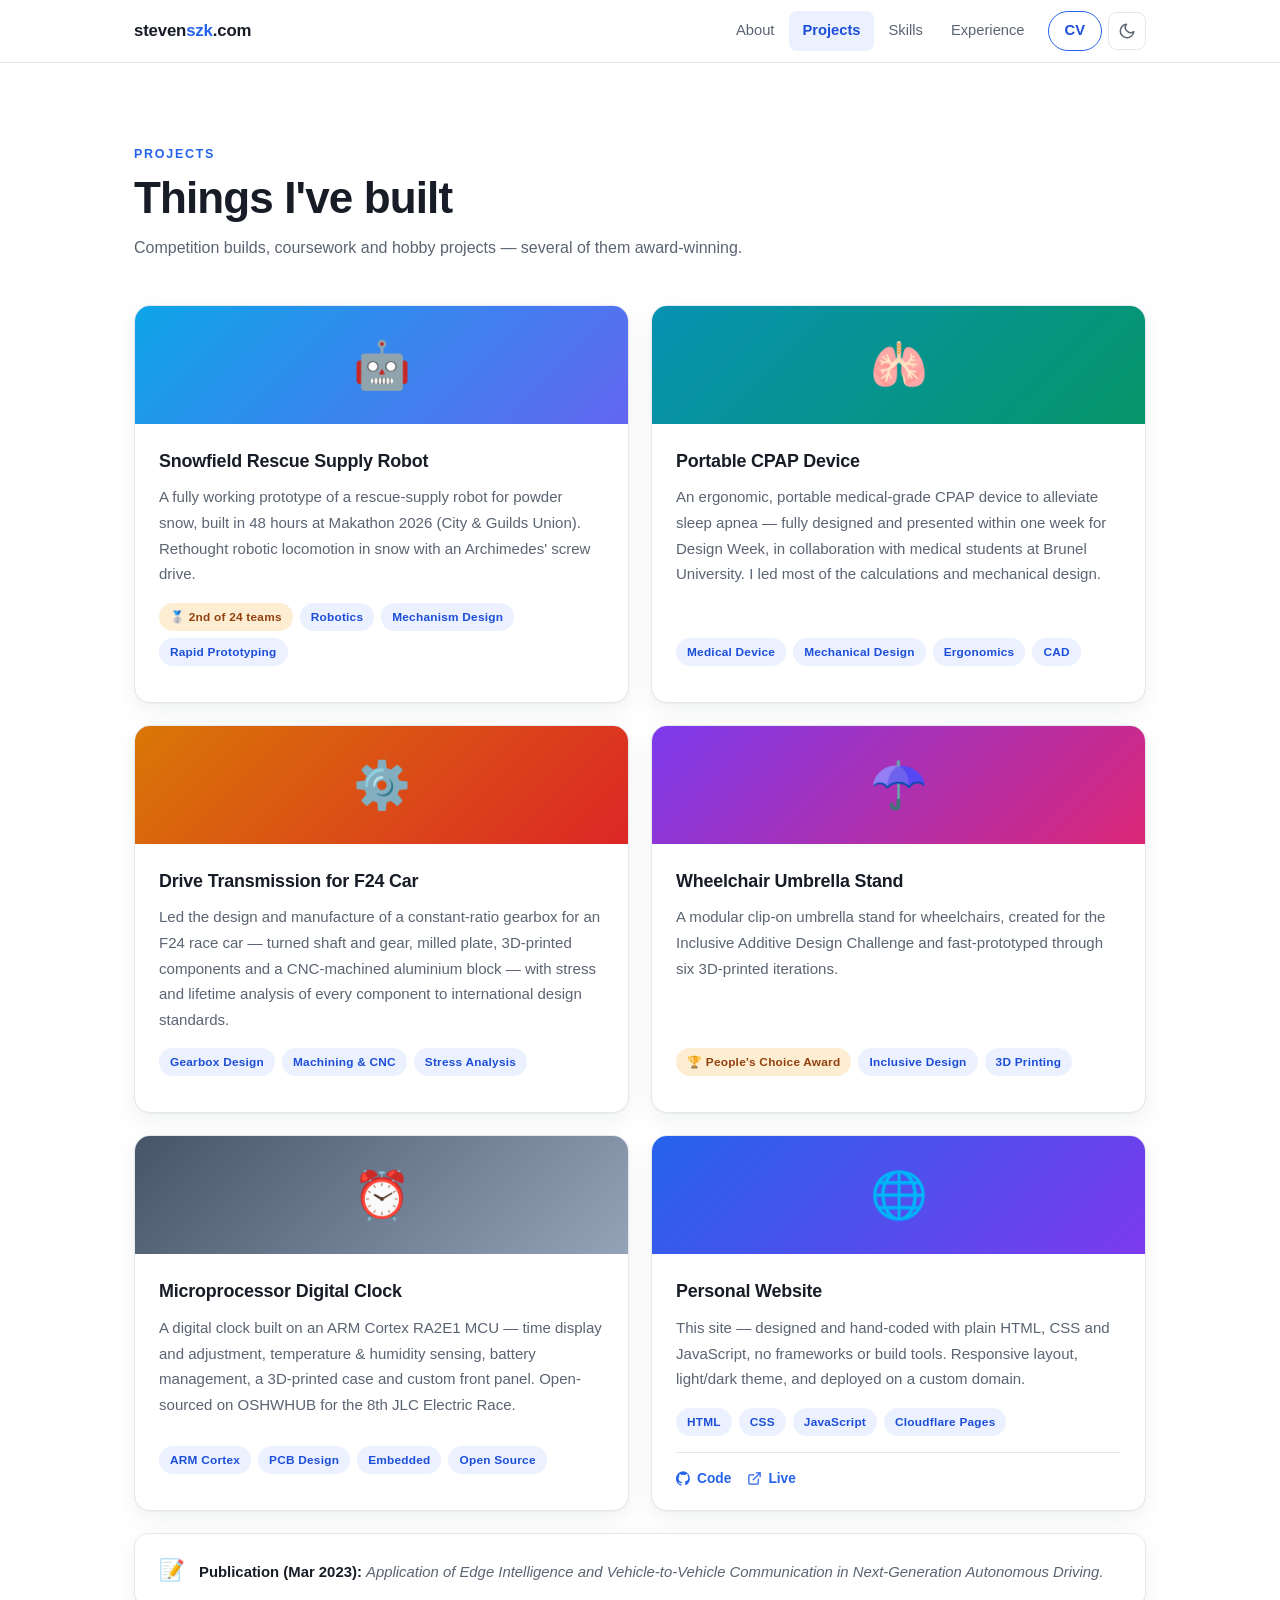
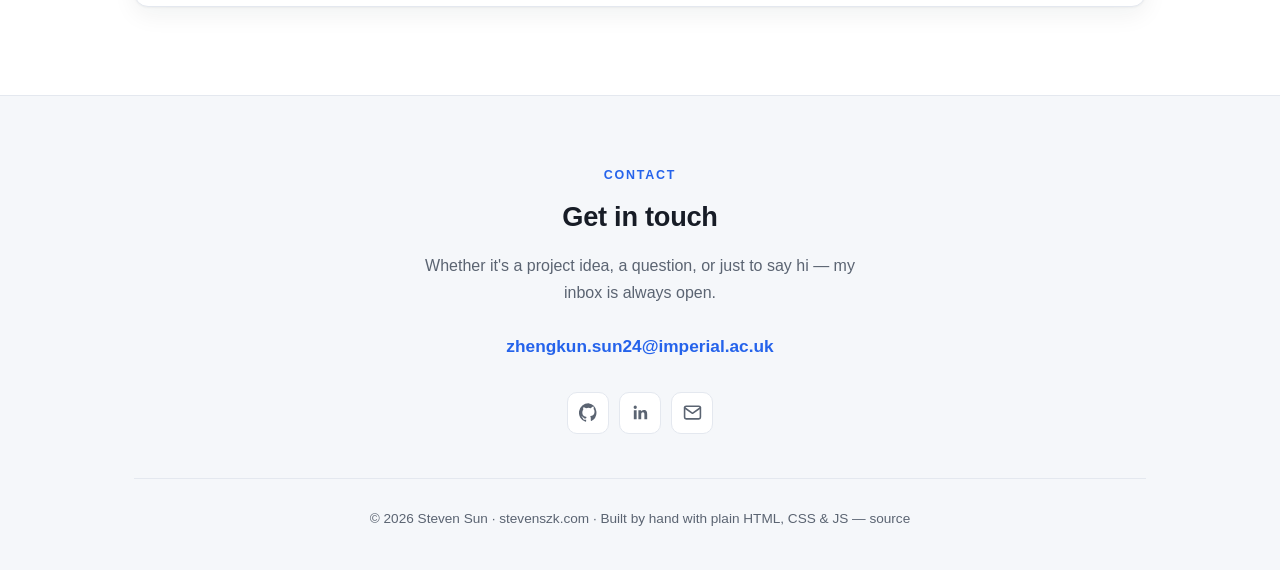
<file: projects.html>
<!DOCTYPE html>
<!-- stevenszk.com — Projects 页 · 共享样式/脚本见 assets/ · 首页 index.html 顶部有维护说明 -->
<html lang="en">
<head>
  <meta charset="UTF-8">
  <meta name="viewport" content="width=device-width, initial-scale=1.0">
  <title>Projects — Steven Sun</title>
  <meta name="description" content="Projects by Steven Sun — snowfield rescue robot, portable CPAP device, F24 gearbox, wheelchair umbrella stand, embedded electronics and more.">
  <link rel="icon" href="data:image/svg+xml,%3Csvg xmlns='http://www.w3.org/2000/svg' viewBox='0 0 64 64'%3E%3Crect width='64' height='64' rx='14' fill='%232563eb'/%3E%3Ctext x='32' y='43' font-family='Segoe UI,Arial' font-size='34' font-weight='700' fill='white' text-anchor='middle'%3ES%3C/text%3E%3C/svg%3E">
  <script>
    (function () {
      document.documentElement.classList.add('js');
      var t = localStorage.getItem('theme');
      if (!t) t = window.matchMedia('(prefers-color-scheme: dark)').matches ? 'dark' : 'light';
      document.documentElement.setAttribute('data-theme', t);
    })();
  </script>
  <link rel="stylesheet" href="assets/style.css">
</head>
<body>

  <a class="skip-link" href="#main">Skip to content</a>

  <nav>
    <div class="container nav-inner">
      <a class="logo" href="index.html">steven<span>szk</span>.com</a>
      <div class="nav-right">
        <div class="nav-links" id="navLinks">
          <a href="about.html">About</a>
          <a href="projects.html" class="active">Projects</a>
          <a href="skills.html">Skills</a>
          <a href="experience.html">Experience</a>
          <a class="cv-link" href="cv.html">CV</a>
        </div>
        <button class="icon-btn" id="themeToggle" aria-label="Toggle dark / light theme">
          <svg class="moon" viewBox="0 0 24 24" fill="none" stroke="currentColor" stroke-width="2" stroke-linecap="round" stroke-linejoin="round"><path d="M21 12.79A9 9 0 1 1 11.21 3 7 7 0 0 0 21 12.79z"/></svg>
          <svg class="sun" viewBox="0 0 24 24" fill="none" stroke="currentColor" stroke-width="2" stroke-linecap="round" stroke-linejoin="round"><circle cx="12" cy="12" r="5"/><line x1="12" y1="1" x2="12" y2="3"/><line x1="12" y1="21" x2="12" y2="23"/><line x1="4.22" y1="4.22" x2="5.64" y2="5.64"/><line x1="18.36" y1="18.36" x2="19.78" y2="19.78"/><line x1="1" y1="12" x2="3" y2="12"/><line x1="21" y1="12" x2="23" y2="12"/><line x1="4.22" y1="19.78" x2="5.64" y2="18.36"/><line x1="18.36" y1="5.64" x2="19.78" y2="4.22"/></svg>
        </button>
        <button class="icon-btn menu-btn" id="menuBtn" aria-label="Open menu" aria-expanded="false">
          <svg viewBox="0 0 24 24" fill="none" stroke="currentColor" stroke-width="2" stroke-linecap="round"><line x1="3" y1="6" x2="21" y2="6"/><line x1="3" y1="12" x2="21" y2="12"/><line x1="3" y1="18" x2="21" y2="18"/></svg>
        </button>
      </div>
    </div>
  </nav>

  <main id="main">
    <section>
      <div class="container">
        <div class="section-head reveal">
          <span class="kicker">Projects</span>
          <h1>Things I've built</h1>
          <p class="sub">Competition builds, coursework and hobby projects — several of them award-winning.</p>
        </div>
        <div class="project-grid">

          <!-- Snowfield Rescue Supply Robot -->
          <article class="project reveal">
            <div class="project-banner g5" aria-hidden="true">🤖</div>
            <div class="project-body">
              <h3>Snowfield Rescue Supply Robot</h3>
              <p class="desc">
                A fully working prototype of a rescue-supply robot for powder snow, built in 48 hours
                at Makathon 2026 (City &amp; Guilds Union). Rethought robotic locomotion in snow with
                an Archimedes' screw drive. <!-- 【改这里】有演示视频/仓库的话补上链接 -->
              </p>
              <div class="tags">
                <span class="award">🥈 2nd of 24 teams</span>
                <span class="tag">Robotics</span><span class="tag">Mechanism Design</span>
                <span class="tag">Rapid Prototyping</span>
              </div>
            </div>
          </article>

          <!-- Portable CPAP Device -->
          <article class="project reveal">
            <div class="project-banner g2" aria-hidden="true">🫁</div>
            <div class="project-body">
              <h3>Portable CPAP Device</h3>
              <p class="desc">
                An ergonomic, portable medical-grade CPAP device to alleviate sleep apnea — fully
                designed and presented within one week for Design Week, in collaboration with medical
                students at Brunel University. I led most of the calculations and mechanical design.
              </p>
              <div class="tags">
                <span class="tag">Medical Device</span><span class="tag">Mechanical Design</span>
                <span class="tag">Ergonomics</span><span class="tag">CAD</span>
              </div>
            </div>
          </article>

          <!-- F24 Drive Transmission -->
          <article class="project reveal">
            <div class="project-banner g3" aria-hidden="true">⚙️</div>
            <div class="project-body">
              <h3>Drive Transmission for F24 Car</h3>
              <p class="desc">
                Led the design and manufacture of a constant-ratio gearbox for an F24 race car — turned
                shaft and gear, milled plate, 3D-printed components and a CNC-machined aluminium block —
                with stress and lifetime analysis of every component to international design standards.
              </p>
              <div class="tags">
                <span class="tag">Gearbox Design</span><span class="tag">Machining &amp; CNC</span>
                <span class="tag">Stress Analysis</span>
              </div>
            </div>
          </article>

          <!-- Wheelchair Umbrella Stand -->
          <article class="project reveal">
            <div class="project-banner g4" aria-hidden="true">☂️</div>
            <div class="project-body">
              <h3>Wheelchair Umbrella Stand</h3>
              <p class="desc">
                A modular clip-on umbrella stand for wheelchairs, created for the Inclusive Additive
                Design Challenge and fast-prototyped through six 3D-printed iterations.
              </p>
              <div class="tags">
                <span class="award">🏆 People's Choice Award</span>
                <span class="tag">Inclusive Design</span><span class="tag">3D Printing</span>
              </div>
            </div>
          </article>

          <!-- Microprocessor Digital Clock -->
          <article class="project reveal">
            <div class="project-banner g6" aria-hidden="true">⏰</div>
            <div class="project-body">
              <h3>Microprocessor Digital Clock</h3>
              <p class="desc">
                A digital clock built on an ARM Cortex RA2E1 MCU — time display and adjustment,
                temperature &amp; humidity sensing, battery management, a 3D-printed case and custom
                front panel. Open-sourced on OSHWHUB for the 8th JLC Electric Race.
                <!-- 【改这里】可补 OSHWHUB 链接 -->
              </p>
              <div class="tags">
                <span class="tag">ARM Cortex</span><span class="tag">PCB Design</span>
                <span class="tag">Embedded</span><span class="tag">Open Source</span>
              </div>
            </div>
          </article>

          <!-- Personal Website -->
          <article class="project reveal">
            <div class="project-banner g1" aria-hidden="true">🌐</div>
            <div class="project-body">
              <h3>Personal Website</h3>
              <p class="desc">
                This site — designed and hand-coded with plain HTML, CSS and JavaScript, no frameworks
                or build tools. Responsive layout, light/dark theme, and deployed on a custom domain.
              </p>
              <div class="tags">
                <span class="tag">HTML</span><span class="tag">CSS</span>
                <span class="tag">JavaScript</span><span class="tag">Cloudflare Pages</span>
              </div>
              <div class="project-links">
                <a href="https://github.com/steven-szk/My-WebPage" target="_blank" rel="noopener">
                  <svg viewBox="0 0 24 24" fill="currentColor"><path d="M12 .3a12 12 0 0 0-3.8 23.4c.6.1.8-.3.8-.6v-2c-3.3.7-4-1.6-4-1.6-.6-1.4-1.4-1.8-1.4-1.8-1-.7.1-.7.1-.7 1.2.1 1.8 1.2 1.8 1.2 1 1.8 2.8 1.3 3.5 1 .1-.8.4-1.3.7-1.6-2.7-.3-5.5-1.3-5.5-5.9 0-1.3.5-2.4 1.2-3.2 0-.4-.5-1.6.2-3.2 0 0 1-.3 3.3 1.2a11.5 11.5 0 0 1 6 0C17.3 4 18.3 4.3 18.3 4.3c.7 1.6.2 2.8.1 3.2.8.8 1.2 1.9 1.2 3.2 0 4.6-2.8 5.6-5.5 5.9.4.4.8 1.1.8 2.2v3.3c0 .3.2.7.8.6A12 12 0 0 0 12 .3"/></svg>
                  Code
                </a>
                <a href="https://stevenszk.com" target="_blank" rel="noopener">
                  <svg viewBox="0 0 24 24" fill="none" stroke="currentColor" stroke-width="2" stroke-linecap="round" stroke-linejoin="round"><path d="M18 13v6a2 2 0 0 1-2 2H5a2 2 0 0 1-2-2V8a2 2 0 0 1 2-2h6"/><polyline points="15 3 21 3 21 9"/><line x1="10" y1="14" x2="21" y2="3"/></svg>
                  Live
                </a>
              </div>
            </div>
          </article>

        </div>

        <!-- 论文 -->
        <div class="pub-note reveal">
          <span class="pub-icon" aria-hidden="true">📝</span>
          <p>
            <strong>Publication (Mar 2023):</strong>
            <em>Application of Edge Intelligence and Vehicle-to-Vehicle Communication in
            Next-Generation Autonomous Driving.</em>
            <!-- 【改这里】有 DOI 或链接的话可以加上 -->
          </p>
        </div>
      </div>
    </section>
  </main>

  <footer id="contact">
    <div class="container">
      <span class="kicker">Contact</span>
      <h2>Get in touch</h2>
      <p class="contact-note">
        Whether it's a project idea, a question, or just to say hi — my inbox is always open.
      </p>
      <a class="email-link" href="mailto:zhengkun.sun24@imperial.ac.uk">zhengkun.sun24@imperial.ac.uk</a>
      <div class="social-row">
        <a href="https://github.com/steven-szk" target="_blank" rel="noopener" aria-label="GitHub">
          <svg viewBox="0 0 24 24" fill="currentColor"><path d="M12 .3a12 12 0 0 0-3.8 23.4c.6.1.8-.3.8-.6v-2c-3.3.7-4-1.6-4-1.6-.6-1.4-1.4-1.8-1.4-1.8-1-.7.1-.7.1-.7 1.2.1 1.8 1.2 1.8 1.2 1 1.8 2.8 1.3 3.5 1 .1-.8.4-1.3.7-1.6-2.7-.3-5.5-1.3-5.5-5.9 0-1.3.5-2.4 1.2-3.2 0-.4-.5-1.6.2-3.2 0 0 1-.3 3.3 1.2a11.5 11.5 0 0 1 6 0C17.3 4 18.3 4.3 18.3 4.3c.7 1.6.2 2.8.1 3.2.8.8 1.2 1.9 1.2 3.2 0 4.6-2.8 5.6-5.5 5.9.4.4.8 1.1.8 2.2v3.3c0 .3.2.7.8.6A12 12 0 0 0 12 .3"/></svg>
        </a>
        <a href="https://www.linkedin.com/in/zhengkun-sun-044681336" target="_blank" rel="noopener" aria-label="LinkedIn">
          <svg viewBox="0 0 24 24" fill="currentColor"><path d="M20.45 20.45h-3.55v-5.57c0-1.33-.03-3.04-1.85-3.04-1.86 0-2.14 1.45-2.14 2.94v5.67H9.35V9h3.41v1.56h.05c.47-.9 1.63-1.85 3.36-1.85 3.6 0 4.27 2.37 4.27 5.46v6.28zM5.34 7.43a2.06 2.06 0 1 1 0-4.12 2.06 2.06 0 0 1 0 4.12zM7.12 20.45H3.56V9h3.56v11.45z"/></svg>
        </a>
        <a href="mailto:zhengkun.sun24@imperial.ac.uk" aria-label="Email">
          <svg viewBox="0 0 24 24" fill="none" stroke="currentColor" stroke-width="2" stroke-linecap="round" stroke-linejoin="round"><path d="M4 4h16c1.1 0 2 .9 2 2v12c0 1.1-.9 2-2 2H4c-1.1 0-2-.9-2-2V6c0-1.1.9-2 2-2z"/><polyline points="22,6 12,13 2,6"/></svg>
        </a>
      </div>
      <p class="copyright">
        © <span id="year">2026</span> Steven Sun · <a href="https://stevenszk.com">stevenszk.com</a> ·
        Built by hand with plain HTML, CSS &amp; JS — <a href="https://github.com/steven-szk/My-WebPage" target="_blank" rel="noopener">source</a>
      </p>
    </div>
  </footer>

  <script src="assets/main.js"></script>
</body>
</html>
</file>
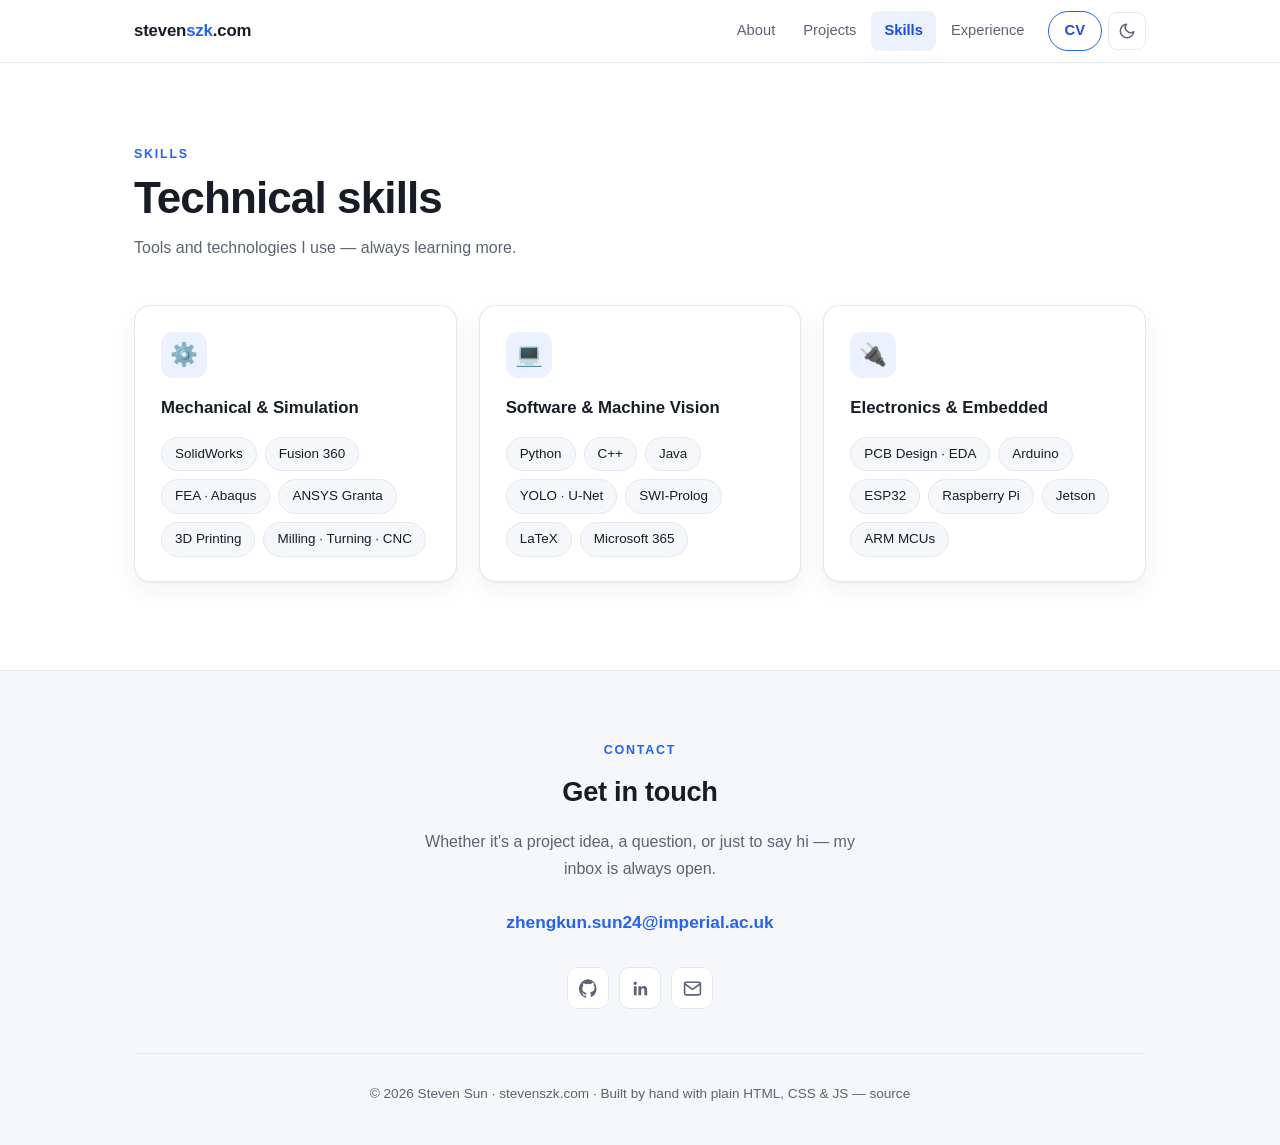
<file: skills.html>
<!DOCTYPE html>
<!-- stevenszk.com — Skills 页 · 共享样式/脚本见 assets/ · 首页 index.html 顶部有维护说明 -->
<html lang="en">
<head>
  <meta charset="UTF-8">
  <meta name="viewport" content="width=device-width, initial-scale=1.0">
  <title>Skills — Steven Sun</title>
  <meta name="description" content="Technical skills of Steven Sun — SolidWorks, Fusion 360, FEA, Python, C++, machine vision, PCB design, embedded systems and manufacturing.">
  <link rel="icon" href="data:image/svg+xml,%3Csvg xmlns='http://www.w3.org/2000/svg' viewBox='0 0 64 64'%3E%3Crect width='64' height='64' rx='14' fill='%232563eb'/%3E%3Ctext x='32' y='43' font-family='Segoe UI,Arial' font-size='34' font-weight='700' fill='white' text-anchor='middle'%3ES%3C/text%3E%3C/svg%3E">
  <script>
    (function () {
      document.documentElement.classList.add('js');
      var t = localStorage.getItem('theme');
      if (!t) t = window.matchMedia('(prefers-color-scheme: dark)').matches ? 'dark' : 'light';
      document.documentElement.setAttribute('data-theme', t);
    })();
  </script>
  <link rel="stylesheet" href="assets/style.css">
</head>
<body>

  <a class="skip-link" href="#main">Skip to content</a>

  <nav>
    <div class="container nav-inner">
      <a class="logo" href="index.html">steven<span>szk</span>.com</a>
      <div class="nav-right">
        <div class="nav-links" id="navLinks">
          <a href="about.html">About</a>
          <a href="projects.html">Projects</a>
          <a href="skills.html" class="active">Skills</a>
          <a href="experience.html">Experience</a>
          <a class="cv-link" href="cv.html">CV</a>
        </div>
        <button class="icon-btn" id="themeToggle" aria-label="Toggle dark / light theme">
          <svg class="moon" viewBox="0 0 24 24" fill="none" stroke="currentColor" stroke-width="2" stroke-linecap="round" stroke-linejoin="round"><path d="M21 12.79A9 9 0 1 1 11.21 3 7 7 0 0 0 21 12.79z"/></svg>
          <svg class="sun" viewBox="0 0 24 24" fill="none" stroke="currentColor" stroke-width="2" stroke-linecap="round" stroke-linejoin="round"><circle cx="12" cy="12" r="5"/><line x1="12" y1="1" x2="12" y2="3"/><line x1="12" y1="21" x2="12" y2="23"/><line x1="4.22" y1="4.22" x2="5.64" y2="5.64"/><line x1="18.36" y1="18.36" x2="19.78" y2="19.78"/><line x1="1" y1="12" x2="3" y2="12"/><line x1="21" y1="12" x2="23" y2="12"/><line x1="4.22" y1="19.78" x2="5.64" y2="18.36"/><line x1="18.36" y1="5.64" x2="19.78" y2="4.22"/></svg>
        </button>
        <button class="icon-btn menu-btn" id="menuBtn" aria-label="Open menu" aria-expanded="false">
          <svg viewBox="0 0 24 24" fill="none" stroke="currentColor" stroke-width="2" stroke-linecap="round"><line x1="3" y1="6" x2="21" y2="6"/><line x1="3" y1="12" x2="21" y2="12"/><line x1="3" y1="18" x2="21" y2="18"/></svg>
        </button>
      </div>
    </div>
  </nav>

  <main id="main">
    <section>
      <div class="container">
        <div class="section-head reveal">
          <span class="kicker">Skills</span>
          <h1>Technical skills</h1>
          <p class="sub">Tools and technologies I use — always learning more.</p>
        </div>
        <div class="skills-grid">
          <div class="skill-card reveal">
            <div class="skill-icon" aria-hidden="true">⚙️</div>
            <h3>Mechanical &amp; Simulation</h3>
            <div class="chips">
              <span class="chip">SolidWorks</span>
              <span class="chip">Fusion 360</span>
              <span class="chip">FEA · Abaqus</span>
              <span class="chip">ANSYS Granta</span>
              <span class="chip">3D Printing</span>
              <span class="chip">Milling · Turning · CNC</span>
            </div>
          </div>
          <div class="skill-card reveal">
            <div class="skill-icon" aria-hidden="true">💻</div>
            <h3>Software &amp; Machine Vision</h3>
            <div class="chips">
              <span class="chip">Python</span>
              <span class="chip">C++</span>
              <span class="chip">Java</span>
              <span class="chip">YOLO · U-Net</span>
              <span class="chip">SWI-Prolog</span>
              <span class="chip">LaTeX</span>
              <span class="chip">Microsoft 365</span>
            </div>
          </div>
          <div class="skill-card reveal">
            <div class="skill-icon" aria-hidden="true">🔌</div>
            <h3>Electronics &amp; Embedded</h3>
            <div class="chips">
              <span class="chip">PCB Design · EDA</span>
              <span class="chip">Arduino</span>
              <span class="chip">ESP32</span>
              <span class="chip">Raspberry Pi</span>
              <span class="chip">Jetson</span>
              <span class="chip">ARM MCUs</span>
            </div>
          </div>
        </div>
      </div>
    </section>
  </main>

  <footer id="contact">
    <div class="container">
      <span class="kicker">Contact</span>
      <h2>Get in touch</h2>
      <p class="contact-note">
        Whether it's a project idea, a question, or just to say hi — my inbox is always open.
      </p>
      <a class="email-link" href="mailto:zhengkun.sun24@imperial.ac.uk">zhengkun.sun24@imperial.ac.uk</a>
      <div class="social-row">
        <a href="https://github.com/steven-szk" target="_blank" rel="noopener" aria-label="GitHub">
          <svg viewBox="0 0 24 24" fill="currentColor"><path d="M12 .3a12 12 0 0 0-3.8 23.4c.6.1.8-.3.8-.6v-2c-3.3.7-4-1.6-4-1.6-.6-1.4-1.4-1.8-1.4-1.8-1-.7.1-.7.1-.7 1.2.1 1.8 1.2 1.8 1.2 1 1.8 2.8 1.3 3.5 1 .1-.8.4-1.3.7-1.6-2.7-.3-5.5-1.3-5.5-5.9 0-1.3.5-2.4 1.2-3.2 0-.4-.5-1.6.2-3.2 0 0 1-.3 3.3 1.2a11.5 11.5 0 0 1 6 0C17.3 4 18.3 4.3 18.3 4.3c.7 1.6.2 2.8.1 3.2.8.8 1.2 1.9 1.2 3.2 0 4.6-2.8 5.6-5.5 5.9.4.4.8 1.1.8 2.2v3.3c0 .3.2.7.8.6A12 12 0 0 0 12 .3"/></svg>
        </a>
        <a href="https://www.linkedin.com/in/zhengkun-sun-044681336" target="_blank" rel="noopener" aria-label="LinkedIn">
          <svg viewBox="0 0 24 24" fill="currentColor"><path d="M20.45 20.45h-3.55v-5.57c0-1.33-.03-3.04-1.85-3.04-1.86 0-2.14 1.45-2.14 2.94v5.67H9.35V9h3.41v1.56h.05c.47-.9 1.63-1.85 3.36-1.85 3.6 0 4.27 2.37 4.27 5.46v6.28zM5.34 7.43a2.06 2.06 0 1 1 0-4.12 2.06 2.06 0 0 1 0 4.12zM7.12 20.45H3.56V9h3.56v11.45z"/></svg>
        </a>
        <a href="mailto:zhengkun.sun24@imperial.ac.uk" aria-label="Email">
          <svg viewBox="0 0 24 24" fill="none" stroke="currentColor" stroke-width="2" stroke-linecap="round" stroke-linejoin="round"><path d="M4 4h16c1.1 0 2 .9 2 2v12c0 1.1-.9 2-2 2H4c-1.1 0-2-.9-2-2V6c0-1.1.9-2 2-2z"/><polyline points="22,6 12,13 2,6"/></svg>
        </a>
      </div>
      <p class="copyright">
        © <span id="year">2026</span> Steven Sun · <a href="https://stevenszk.com">stevenszk.com</a> ·
        Built by hand with plain HTML, CSS &amp; JS — <a href="https://github.com/steven-szk/My-WebPage" target="_blank" rel="noopener">source</a>
      </p>
    </div>
  </footer>

  <script src="assets/main.js"></script>
</body>
</html>
</file>
<file: assets/style.css>
/* ═══════════════════════════════════════════════════════════════
   stevenszk.com — 全站共享样式（零外部依赖）
   ═══════════════════════════════════════════════════════════════ */

/* ═══════════ 设计变量（浅色 / 深色两套）═══════════ */
:root {
  --bg: #ffffff;
  --bg-soft: #f5f7fa;
  --card: #ffffff;
  --text: #171c26;
  --muted: #5b6472;
  --accent: #2563eb;
  --accent-strong: #1d4ed8;
  --accent-soft: rgba(37, 99, 235, 0.09);
  --border: #e4e8ef;
  --shadow: 0 1px 2px rgba(23, 28, 38, .04), 0 8px 24px rgba(23, 28, 38, .06);
  --shadow-lg: 0 4px 8px rgba(23, 28, 38, .06), 0 16px 40px rgba(23, 28, 38, .12);
  --nav-bg: rgba(255, 255, 255, .82);
}
:root[data-theme="dark"] {
  --bg: #0e1116;
  --bg-soft: #141922;
  --card: #161c26;
  --text: #e8ebf1;
  --muted: #99a3b1;
  --accent: #6aa9ff;
  --accent-strong: #8ab8ff;
  --accent-soft: rgba(106, 169, 255, 0.12);
  --border: #262e3b;
  --shadow: 0 1px 2px rgba(0, 0, 0, .25), 0 8px 24px rgba(0, 0, 0, .25);
  --shadow-lg: 0 4px 8px rgba(0, 0, 0, .3), 0 16px 40px rgba(0, 0, 0, .4);
  --nav-bg: rgba(14, 17, 22, .82);
}

/* ═══════════ 基础 ═══════════ */
* { margin: 0; padding: 0; box-sizing: border-box; }
html { scroll-behavior: smooth; }
body {
  background: var(--bg);
  color: var(--text);
  font-family: -apple-system, BlinkMacSystemFont, "Segoe UI", Roboto, "Helvetica Neue", Arial,
               "PingFang SC", "Microsoft YaHei", sans-serif;
  line-height: 1.7;
  -webkit-font-smoothing: antialiased;
  transition: background .3s ease, color .3s ease;
}
a { color: var(--accent); text-decoration: none; }
a:hover { color: var(--accent-strong); }
img { max-width: 100%; display: block; }
.container { max-width: 1060px; margin: 0 auto; padding: 0 24px; }
section { padding: 76px 0 88px; scroll-margin-top: 70px; }
.section-alt { background: var(--bg-soft); }

::selection { background: var(--accent); color: #fff; }
:focus-visible { outline: 2px solid var(--accent); outline-offset: 3px; border-radius: 4px; }

.skip-link {
  position: absolute; left: -9999px; top: 0; z-index: 100;
  background: var(--accent); color: #fff; padding: 10px 18px; border-radius: 0 0 8px 0;
}
.skip-link:focus { left: 0; }

/* ═══════════ 区块 / 页面标题 ═══════════ */
.section-head { margin-bottom: 44px; }
.section-head .kicker {
  display: inline-block; font-size: .78rem; font-weight: 700;
  letter-spacing: .14em; text-transform: uppercase; color: var(--accent);
  margin-bottom: 8px;
}
.section-head h2 { font-size: clamp(1.7rem, 3.2vw, 2.15rem); line-height: 1.25; letter-spacing: -.01em; }
.section-head h1 { font-size: clamp(2.1rem, 4.5vw, 2.75rem); line-height: 1.15; letter-spacing: -.02em; }
.section-head .sub { color: var(--muted); margin-top: 10px; max-width: 620px; }

/* ═══════════ 导航栏 ═══════════ */
nav {
  position: sticky; top: 0; z-index: 50;
  background: var(--nav-bg);
  backdrop-filter: blur(10px);
  -webkit-backdrop-filter: blur(10px);
  border-bottom: 1px solid var(--border);
}
.nav-inner { display: flex; align-items: center; justify-content: space-between; height: 62px; }
.logo { font-weight: 800; font-size: 1.05rem; color: var(--text); letter-spacing: -.01em; }
.logo span { color: var(--accent); }
.nav-right { display: flex; align-items: center; gap: 6px; }
.nav-links { display: flex; align-items: center; gap: 2px; }
.nav-links a {
  color: var(--muted); font-size: .92rem; font-weight: 500;
  padding: 7px 13px; border-radius: 8px; transition: color .2s, background .2s;
}
.nav-links a:hover { color: var(--text); background: var(--accent-soft); }
.nav-links a.active { color: var(--accent-strong); background: var(--accent-soft); font-weight: 600; }
.nav-links a.cv-link {
  color: var(--accent-strong); border: 1px solid var(--accent);
  margin-left: 8px; padding: 6px 16px; border-radius: 999px; font-weight: 600;
}
.nav-links a.cv-link:hover, .nav-links a.cv-link.active { background: var(--accent); color: #fff; }

.icon-btn {
  display: inline-flex; align-items: center; justify-content: center;
  width: 38px; height: 38px; border-radius: 9px;
  border: 1px solid var(--border); background: transparent; color: var(--muted);
  cursor: pointer; transition: color .2s, border-color .2s, background .2s;
}
.icon-btn:hover { color: var(--accent); border-color: var(--accent); }
.icon-btn svg { width: 18px; height: 18px; }
#themeToggle .sun { display: none; }
:root[data-theme="dark"] #themeToggle .sun { display: block; }
:root[data-theme="dark"] #themeToggle .moon { display: none; }
.menu-btn { display: none; }

@media (max-width: 900px) {
  .menu-btn { display: inline-flex; }
  .nav-links {
    display: none; position: absolute; top: 100%; left: 0; right: 0;
    flex-direction: column; align-items: stretch; gap: 4px;
    background: var(--nav-bg); backdrop-filter: blur(14px); -webkit-backdrop-filter: blur(14px);
    border-bottom: 1px solid var(--border); padding: 14px 20px 20px;
  }
  .nav-links.open { display: flex; }
  .nav-links a { padding: 11px 14px; }
  .nav-links a.cv-link { margin-left: 0; text-align: center; }
}

/* ═══════════ Hero（首页）═══════════ */
.hero {
  position: relative; overflow: hidden;
  display: flex; align-items: center;
  min-height: min(78vh, 720px);
  padding: 80px 0;
}
.hero::before {
  content: ""; position: absolute; inset: 0; pointer-events: none;
  background:
    radial-gradient(600px 320px at 85% 8%, var(--accent-soft), transparent 70%),
    radial-gradient(500px 300px at 8% 95%, var(--accent-soft), transparent 70%);
}
.hero .container { position: relative; }
.hero .kicker { color: var(--accent); font-weight: 600; font-size: 1.02rem; margin-bottom: 14px; }
.hero h1 {
  font-size: clamp(2.5rem, 6.5vw, 4rem); line-height: 1.08;
  letter-spacing: -.025em; margin-bottom: 14px;
}
.hero h1 .grad {
  background: linear-gradient(100deg, var(--accent), #7c3aed);
  -webkit-background-clip: text; background-clip: text; color: transparent;
}
.hero .tagline {
  font-size: clamp(1.3rem, 3vw, 1.7rem); font-weight: 600;
  color: var(--muted); letter-spacing: -.01em; margin-bottom: 22px;
}
.hero .intro { max-width: 600px; color: var(--muted); font-size: 1.05rem; margin-bottom: 34px; }
.hero-cta { display: flex; gap: 14px; flex-wrap: wrap; align-items: center; margin-bottom: 34px; }

.btn {
  display: inline-flex; align-items: center; gap: 9px;
  padding: 12px 24px; border-radius: 10px;
  font-size: .95rem; font-weight: 600; cursor: pointer;
  border: 1px solid transparent;
  transition: transform .18s ease, box-shadow .18s ease, background .2s, color .2s, border-color .2s;
}
.btn svg { width: 17px; height: 17px; }
.btn-primary { background: var(--accent); color: #fff; }
.btn-primary:hover { background: var(--accent-strong); color: #fff; transform: translateY(-2px); box-shadow: var(--shadow-lg); }
.btn-ghost { border-color: var(--border); color: var(--text); background: var(--card); }
.btn-ghost:hover { border-color: var(--accent); color: var(--accent); transform: translateY(-2px); }

.social-row { display: flex; gap: 10px; }
.social-row a {
  display: inline-flex; align-items: center; justify-content: center;
  width: 42px; height: 42px; border-radius: 10px;
  border: 1px solid var(--border); color: var(--muted); background: var(--card);
  transition: color .2s, border-color .2s, transform .18s ease;
}
.social-row a:hover { color: var(--accent); border-color: var(--accent); transform: translateY(-2px); }
.social-row svg { width: 19px; height: 19px; }

/* ═══════════ 首页快捷入口卡片 ═══════════ */
.quick { padding: 0 0 96px; }
.quick-grid {
  display: grid; grid-template-columns: repeat(auto-fit, minmax(185px, 1fr)); gap: 16px;
}
.quick-card {
  display: flex; flex-direction: column; gap: 5px;
  background: var(--card); border: 1px solid var(--border); border-radius: 16px;
  padding: 22px 22px 18px; color: var(--text); box-shadow: var(--shadow);
  transition: transform .18s ease, box-shadow .18s ease, border-color .2s;
}
.quick-card:hover { transform: translateY(-4px); border-color: var(--accent); box-shadow: var(--shadow-lg); color: var(--text); }
.quick-card .q-emoji { font-size: 1.55rem; margin-bottom: 4px; }
.quick-card h2 { font-size: 1.02rem; letter-spacing: -.01em; }
.quick-card p { color: var(--muted); font-size: .85rem; line-height: 1.55; flex: 1; }
.quick-card .q-arrow { color: var(--accent); font-weight: 700; margin-top: 8px; transition: transform .18s ease; }
.quick-card:hover .q-arrow { transform: translateX(4px); }

/* ═══════════ About ═══════════ */
.about-grid { display: grid; grid-template-columns: 190px 1fr; gap: 44px; align-items: start; }
@media (max-width: 760px) {
  .about-grid { grid-template-columns: 1fr; }
  .avatar-wrap { margin: 0 auto; }
}
.avatar-wrap { text-align: center; }
.avatar {
  width: 170px; height: 170px; border-radius: 26px;
  background: linear-gradient(135deg, var(--accent), #7c3aed);
  color: #fff; font-size: 3.4rem; font-weight: 800; letter-spacing: .02em;
  display: flex; align-items: center; justify-content: center;
  box-shadow: var(--shadow-lg);
}
.avatar-img { width: 170px; height: 170px; border-radius: 26px; object-fit: cover; box-shadow: var(--shadow-lg); }
.about-text p { margin-bottom: 16px; color: var(--muted); font-size: 1.02rem; }
.about-text p strong { color: var(--text); }
.facts { display: flex; flex-wrap: wrap; gap: 10px; margin-top: 22px; }
.fact {
  display: inline-flex; align-items: center; gap: 7px;
  font-size: .88rem; font-weight: 500; color: var(--text);
  background: var(--card); border: 1px solid var(--border);
  border-radius: 999px; padding: 7px 15px;
}

/* ═══════════ Projects ═══════════ */
.project-grid { display: grid; grid-template-columns: repeat(2, 1fr); gap: 22px; }
@media (max-width: 760px) { .project-grid { grid-template-columns: 1fr; } }
.project {
  display: flex; flex-direction: column;
  background: var(--card); border: 1px solid var(--border); border-radius: 16px;
  overflow: hidden; box-shadow: var(--shadow);
  transition: transform .2s ease, box-shadow .2s ease, border-color .2s;
}
.project:hover { transform: translateY(-4px); box-shadow: var(--shadow-lg); border-color: var(--accent); }
.project-banner { height: 118px; display: flex; align-items: center; justify-content: center; font-size: 2.9rem; }
.g1 { background: linear-gradient(135deg, #2563eb, #7c3aed); }
.g2 { background: linear-gradient(135deg, #0891b2, #059669); }
.g3 { background: linear-gradient(135deg, #d97706, #dc2626); }
.g4 { background: linear-gradient(135deg, #7c3aed, #db2777); }
.g5 { background: linear-gradient(135deg, #0ea5e9, #6366f1); }
.g6 { background: linear-gradient(135deg, #475569, #94a3b8); }
.award {
  display: inline-flex; align-items: center; gap: 5px;
  font-size: .74rem; font-weight: 700; letter-spacing: .02em;
  color: #92400e; background: rgba(245, 158, 11, .18);
  padding: 4px 11px; border-radius: 999px;
}
:root[data-theme="dark"] .award { color: #fbbf24; background: rgba(245, 158, 11, .14); }
.pub-note {
  margin-top: 22px; display: flex; gap: 14px; align-items: baseline;
  background: var(--card); border: 1px solid var(--border); border-radius: 14px;
  padding: 18px 24px; box-shadow: var(--shadow);
}
.pub-note .pub-icon { font-size: 1.3rem; }
.pub-note p { color: var(--muted); font-size: .93rem; }
.pub-note strong { color: var(--text); }
.project-body { display: flex; flex-direction: column; flex: 1; padding: 22px 24px 20px; }
.project h3 { font-size: 1.12rem; margin-bottom: 8px; letter-spacing: -.01em; }
.project .desc { color: var(--muted); font-size: .94rem; margin-bottom: 16px; flex: 1; }
.tags { display: flex; flex-wrap: wrap; gap: 7px; margin-bottom: 16px; }
.tag {
  font-size: .74rem; font-weight: 600; letter-spacing: .02em;
  color: var(--accent-strong); background: var(--accent-soft);
  padding: 4px 11px; border-radius: 999px;
}
.project-links { display: flex; gap: 16px; border-top: 1px solid var(--border); padding-top: 14px; }
.project-links a { display: inline-flex; align-items: center; gap: 6px; font-size: .86rem; font-weight: 600; }
.project-links svg { width: 15px; height: 15px; }

/* ═══════════ Skills ═══════════ */
.skills-grid { display: grid; grid-template-columns: repeat(3, 1fr); gap: 22px; }
@media (max-width: 860px) { .skills-grid { grid-template-columns: 1fr; } }
.skill-card {
  background: var(--card); border: 1px solid var(--border); border-radius: 16px;
  padding: 26px 26px 24px; box-shadow: var(--shadow);
}
.skill-card .skill-icon {
  width: 46px; height: 46px; border-radius: 12px;
  background: var(--accent-soft); color: var(--accent);
  display: flex; align-items: center; justify-content: center;
  font-size: 1.4rem; margin-bottom: 16px;
}
.skill-card h3 { font-size: 1.05rem; margin-bottom: 14px; }
.chips { display: flex; flex-wrap: wrap; gap: 8px; }
.chip {
  font-size: .84rem; font-weight: 500; color: var(--text);
  background: var(--bg-soft); border: 1px solid var(--border);
  padding: 5px 13px; border-radius: 999px;
}
.section-alt .chip { background: var(--bg); }

/* ═══════════ Experience / Education 时间线 ═══════════ */
.timeline { position: relative; margin-left: 7px; padding-left: 34px; border-left: 2px solid var(--border); }
.t-item { position: relative; padding-bottom: 44px; }
.t-item:last-child { padding-bottom: 6px; }
.t-item::before {
  content: ""; position: absolute; left: -42px; top: 7px;
  width: 12px; height: 12px; border-radius: 50%;
  background: var(--accent); box-shadow: 0 0 0 4px var(--accent-soft);
}
.t-date {
  font-size: .8rem; font-weight: 700; letter-spacing: .08em; text-transform: uppercase;
  color: var(--accent); margin-bottom: 5px;
}
.t-item h3 { font-size: 1.12rem; letter-spacing: -.01em; }
.t-org { color: var(--muted); font-weight: 500; font-size: .95rem; margin-bottom: 10px; }
.t-item ul { list-style: none; }
.t-item li {
  position: relative; padding-left: 22px;
  color: var(--muted); font-size: .95rem; margin-bottom: 7px;
}
.t-item li::before { content: "▹"; position: absolute; left: 0; color: var(--accent); }
.t-item li strong { color: var(--text); }
.t-note { color: var(--muted); font-size: .95rem; }

/* ═══════════ CV ═══════════ */
.cv-box {
  text-align: center; max-width: 620px; margin: 0 auto;
  background: var(--card); border: 1px solid var(--border); border-radius: 20px;
  padding: 52px 36px; box-shadow: var(--shadow);
}
.cv-box .cv-emoji { font-size: 2.6rem; margin-bottom: 14px; }
.cv-box h2 { font-size: 1.6rem; margin-bottom: 10px; letter-spacing: -.01em; }
.cv-box p { color: var(--muted); margin-bottom: 28px; }
.cv-actions { display: flex; gap: 14px; justify-content: center; flex-wrap: wrap; }

/* ═══════════ Footer / Contact ═══════════ */
footer { background: var(--bg-soft); border-top: 1px solid var(--border); padding: 64px 0 40px; text-align: center; }
footer .kicker {
  display: inline-block; font-size: .78rem; font-weight: 700;
  letter-spacing: .14em; text-transform: uppercase; color: var(--accent); margin-bottom: 8px;
}
footer h2 { font-size: 1.7rem; margin-bottom: 12px; letter-spacing: -.01em; }
footer .contact-note { color: var(--muted); max-width: 460px; margin: 0 auto 26px; }
footer .email-link { font-size: 1.08rem; font-weight: 600; }
footer .social-row { justify-content: center; margin: 30px 0 44px; }
.copyright { color: var(--muted); font-size: .85rem; border-top: 1px solid var(--border); padding-top: 28px; }
.copyright a { color: var(--muted); }
.copyright a:hover { color: var(--accent); }

/* ═══════════ 进场动画（滚动到视口时淡入；仅在 JS 可用时启用）═══════════ */
html.js .reveal { opacity: 0; transform: translateY(20px); transition: opacity .6s ease, transform .6s ease; }
html.js .reveal.in { opacity: 1; transform: none; }
@media (prefers-reduced-motion: reduce) {
  html { scroll-behavior: auto; }
  html.js .reveal { opacity: 1; transform: none; transition: none; }
  .btn, .project, .social-row a, .quick-card { transition: none; }
}
</file>
